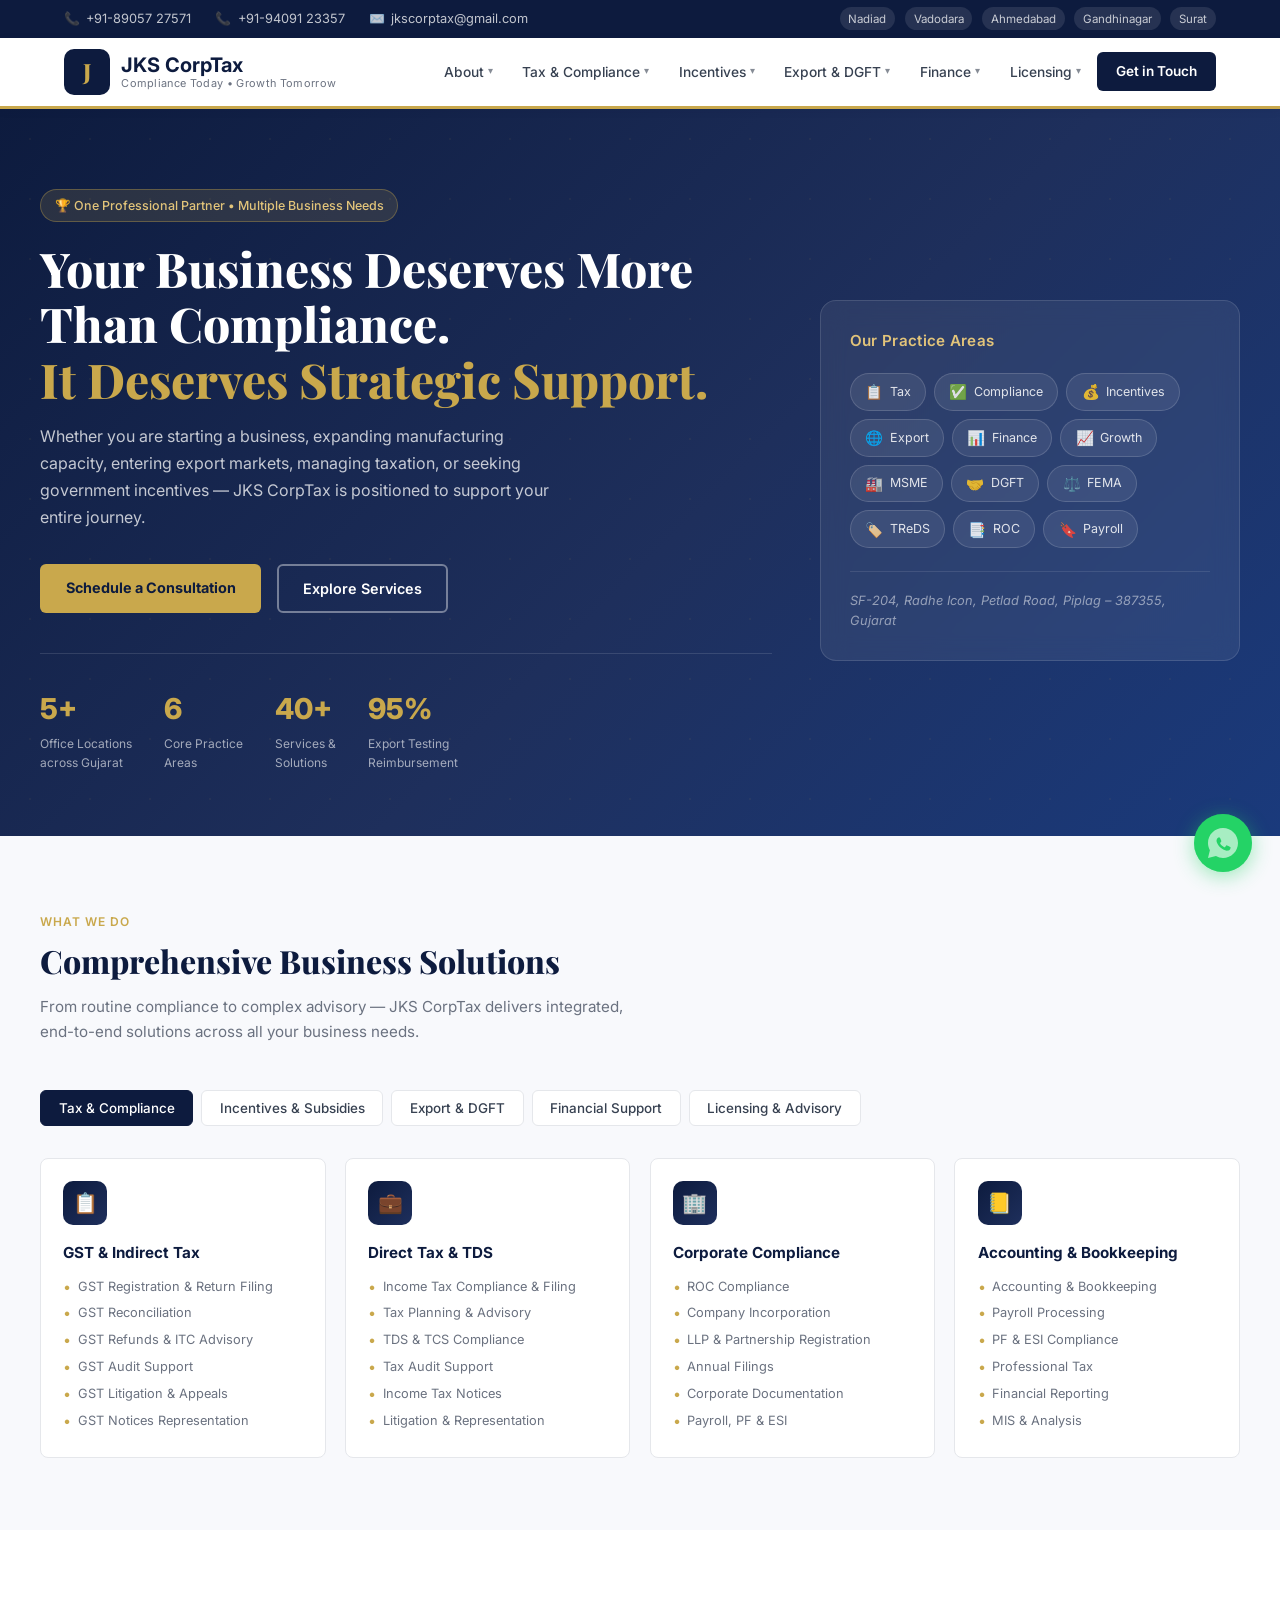
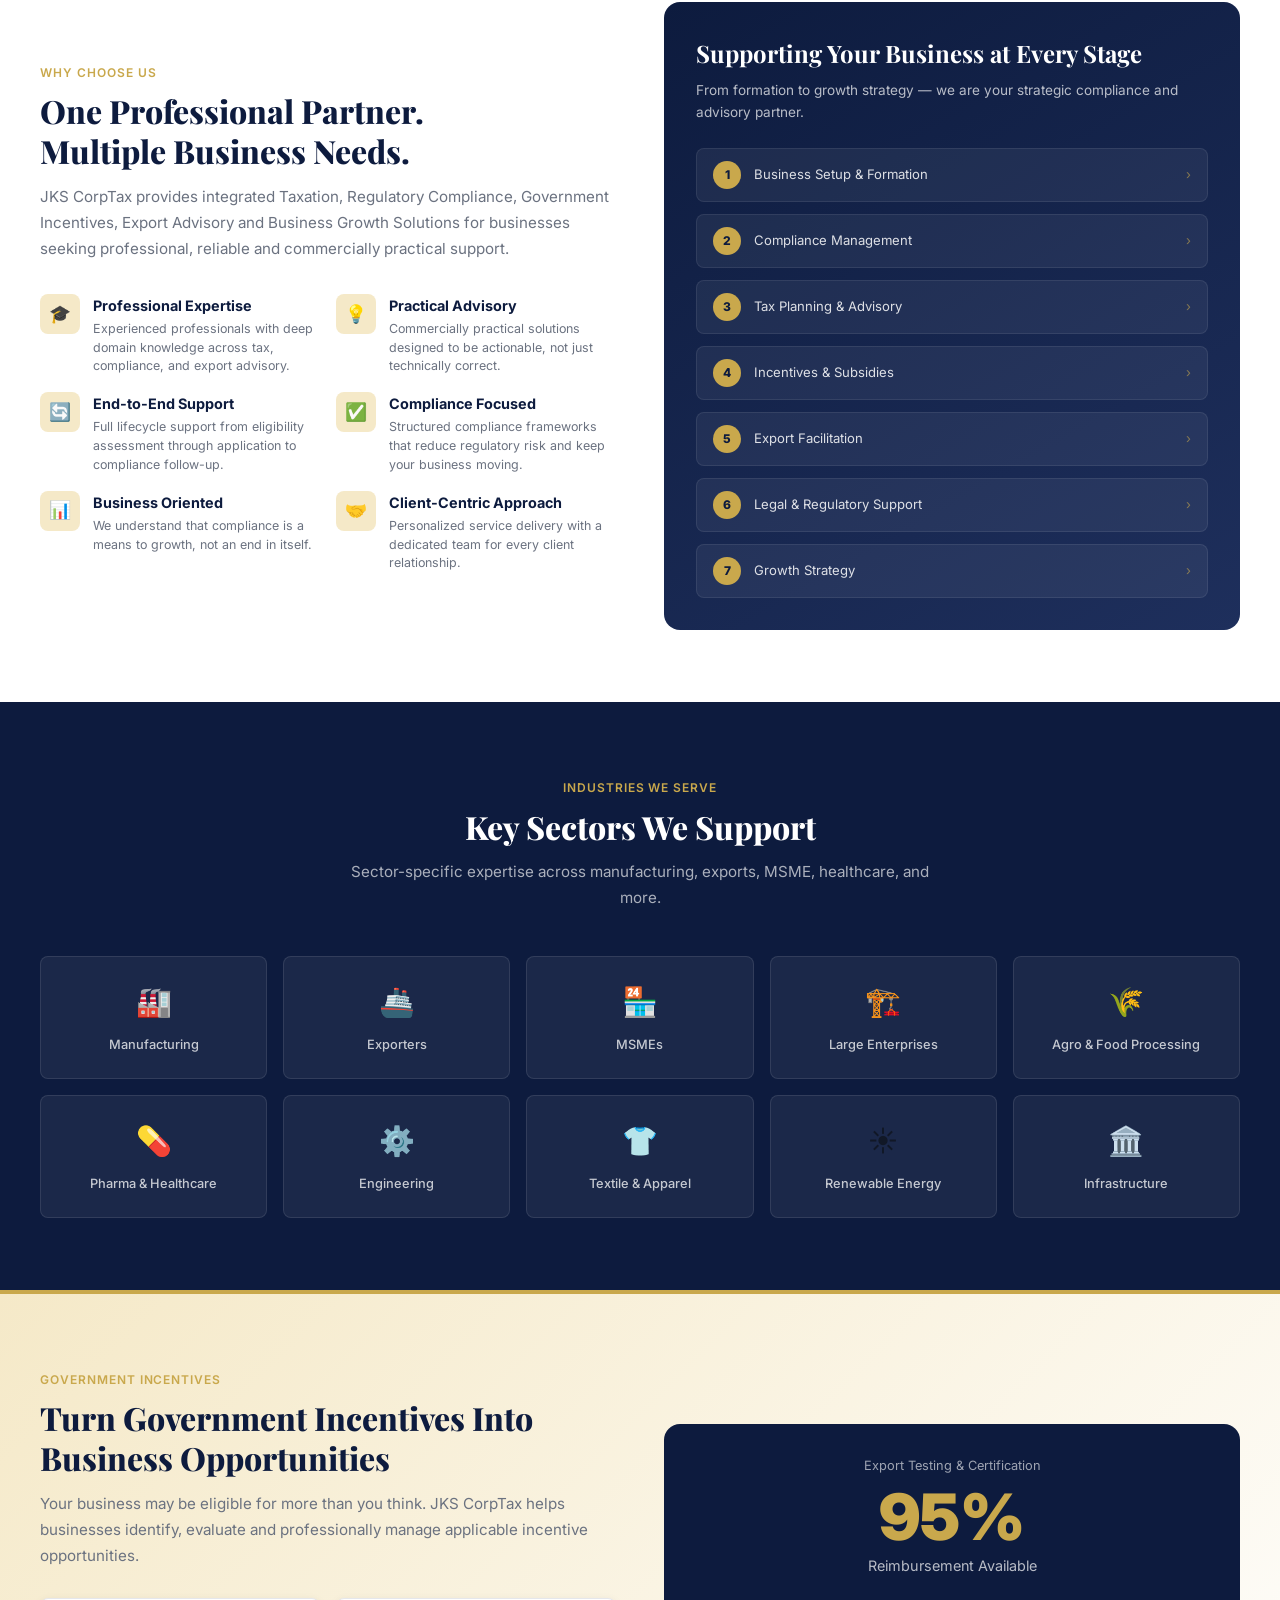
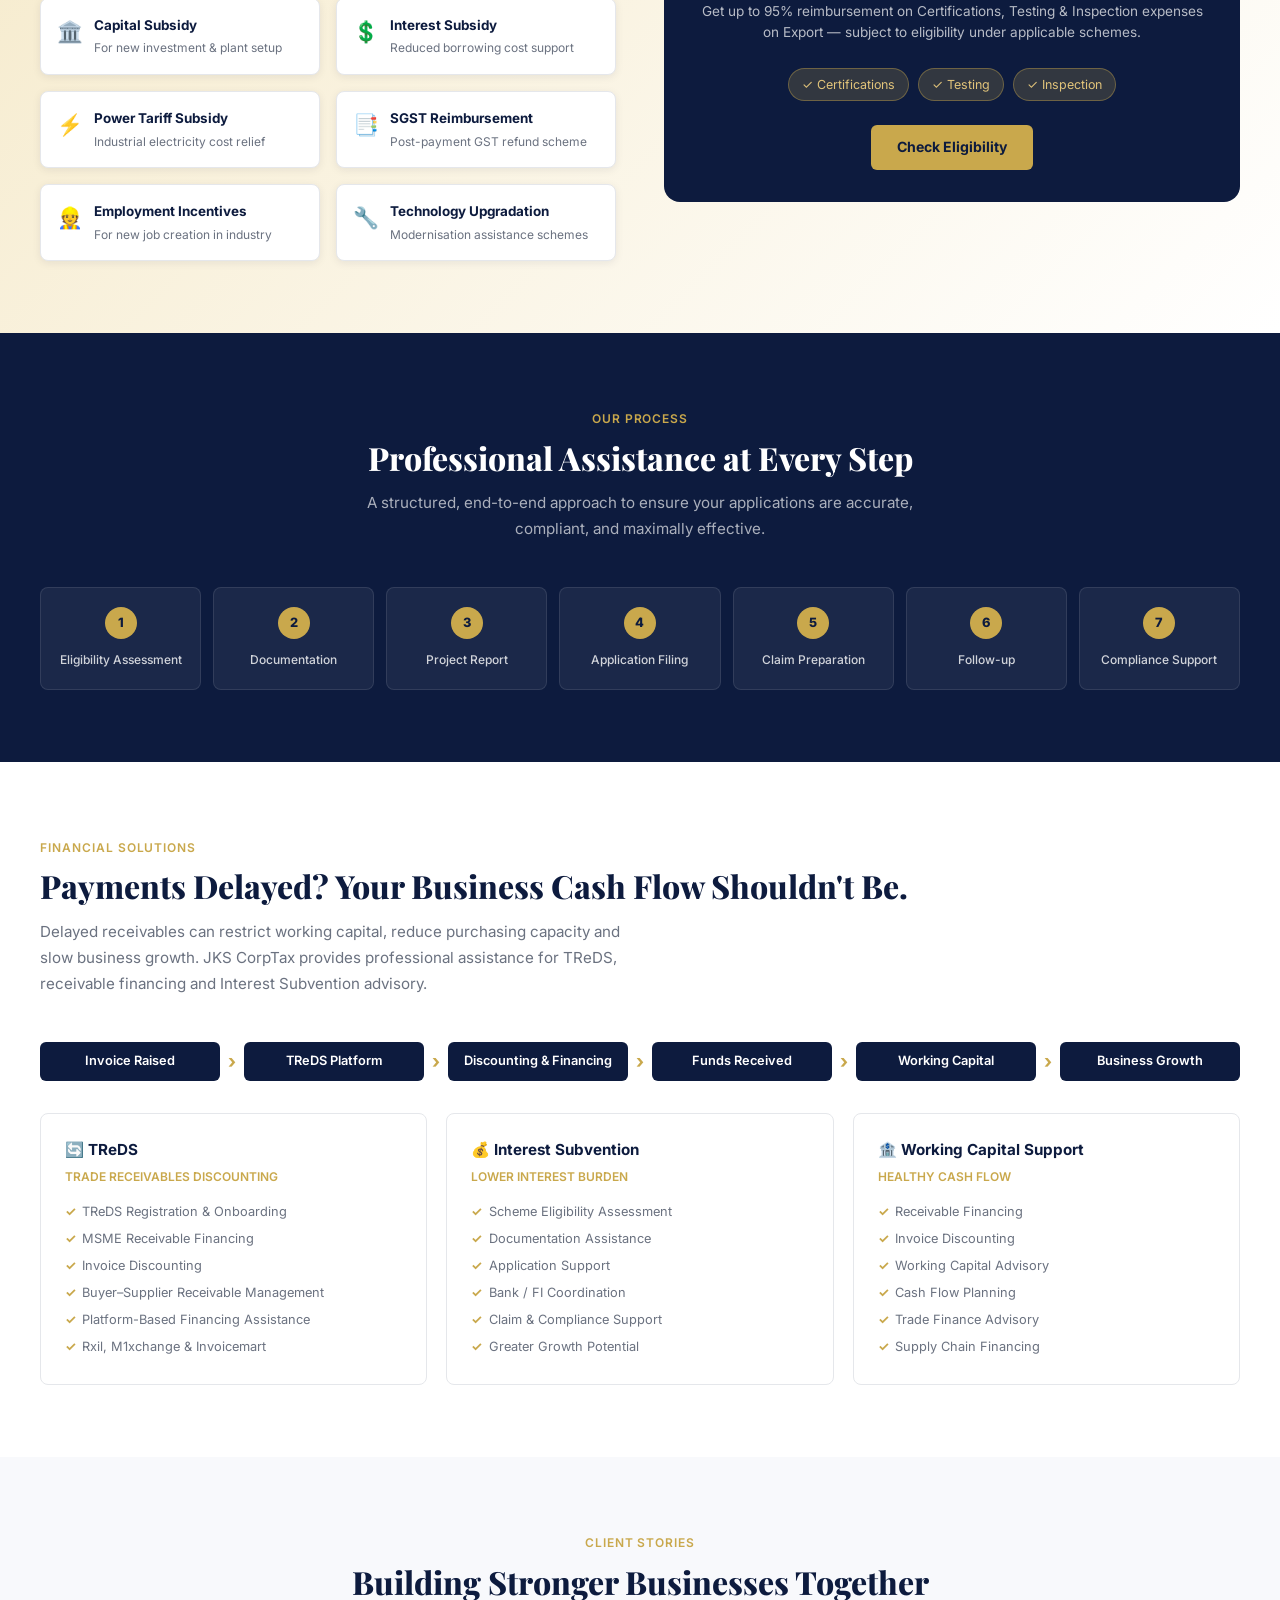
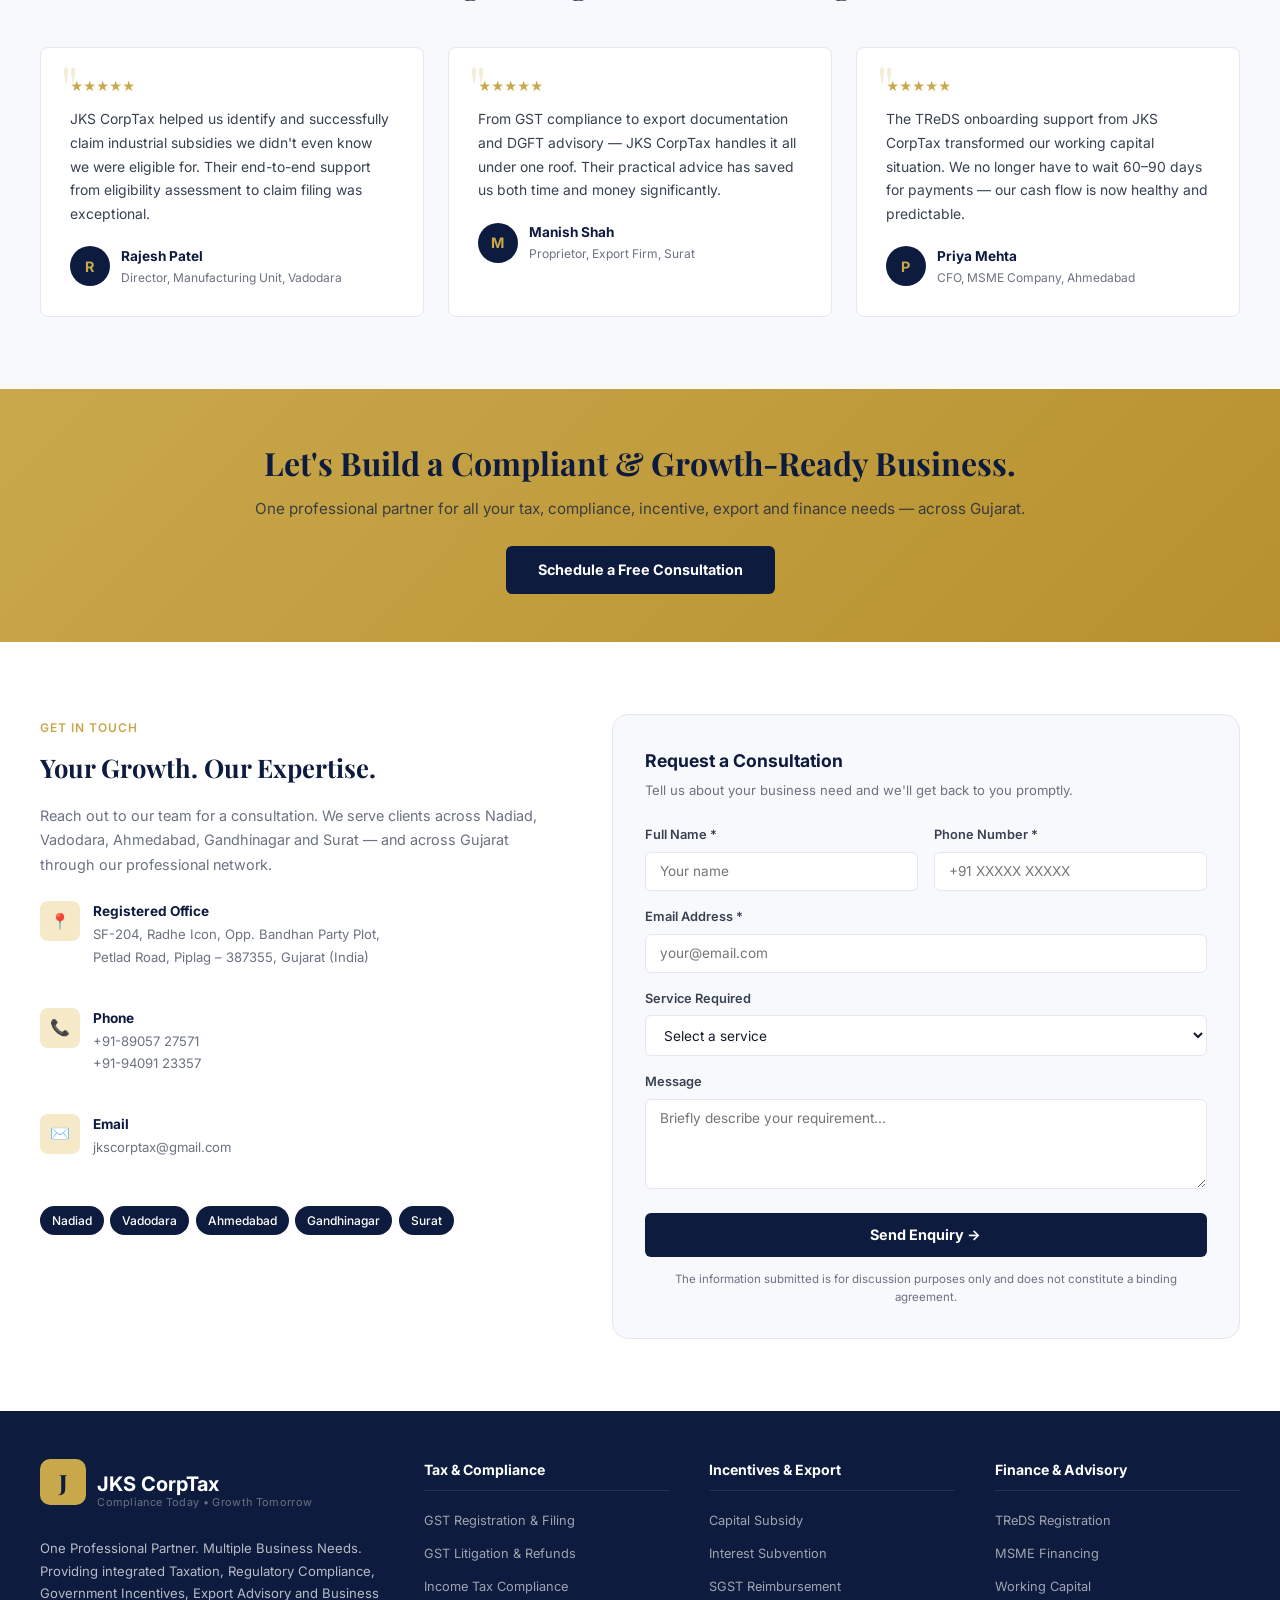
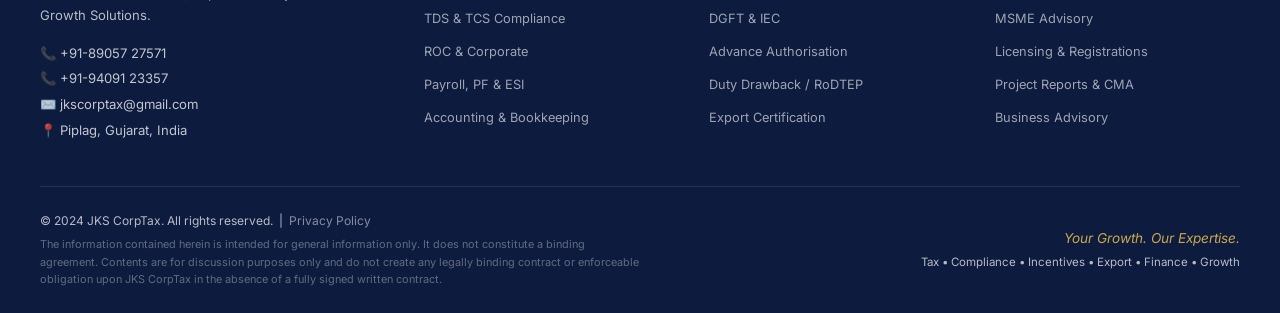
<file: index.html>
<!DOCTYPE html>
<html lang="en">
<head>
  <meta charset="UTF-8">
  <meta name="viewport" content="width=device-width, initial-scale=1.0, viewport-fit=cover">
  <meta name="description" content="JKS CorpTax – Your trusted partner for Tax, GST, Compliance, Government Incentives, Export Advisory and Business Growth Solutions in Gujarat.">
  <meta name="keywords" content="GST, Income Tax, TDS, ROC Compliance, DGFT, Export Advisory, Industrial Subsidies, TReDS, MSME, Ahmedabad, Gujarat">
  <meta name="author" content="JKS CorpTax">

  <!-- Open Graph -->
  <meta property="og:title" content="JKS CorpTax – Compliance Today. Growth Tomorrow.">
  <meta property="og:description" content="One Professional Partner. Multiple Business Needs. Tax, Compliance, Incentives, Export, Finance & Growth.">
  <meta property="og:type" content="website">

  <title>JKS CorpTax – Compliance Today. Growth Tomorrow.</title>

  <!-- Google Fonts -->
  <link rel="preconnect" href="https://fonts.googleapis.com">
  <link rel="preconnect" href="https://fonts.gstatic.com" crossorigin>
  <link href="https://fonts.googleapis.com/css2?family=Inter:wght@300;400;500;600;700&family=Playfair+Display:wght@700;800&display=swap" rel="stylesheet">

  <!-- Main Stylesheet -->
  <link rel="stylesheet" href="css/style.css">
</head>
<body>

<!-- TOP BAR -->
<div class="topbar">
  <div class="topbar-inner">
    <div class="topbar-contact">
      <span>📞 <a href="tel:+918905727571">+91-89057 27571</a></span>
      <span>📞 <a href="tel:+919409123357">+91-94091 23357</a></span>
      <span>✉️ <a href="mailto:jkscorptax@gmail.com">jkscorptax@gmail.com</a></span>
    </div>
    <div class="topbar-cities">
      <span>Nadiad</span><span>Vadodara</span><span>Ahmedabad</span><span>Gandhinagar</span><span>Surat</span>
    </div>
  </div>
</div>

<!-- HEADER -->
<header>
  <div class="header-inner">
    <a href="#" class="logo">
      <div class="logo-badge">J</div>
      <div class="logo-text">
        <div class="brand">JKS CorpTax</div>
        <div class="tagline">Compliance Today &bull; Growth Tomorrow</div>
      </div>
    </a>
    <nav>
      <div class="nav-item">
        <span class="nav-link">About <span class="arrow">▾</span></span>
        <div class="dropdown">
          <a href="#">Our Story</a>
          <a href="#">Why JKS CorpTax?</a>
          <a href="#">Our Approach</a>
          <a href="#">Offices & Locations</a>
        </div>
      </div>
      <div class="nav-item">
        <span class="nav-link">Tax & Compliance <span class="arrow">▾</span></span>
        <div class="dropdown">
          <a href="#">GST & Indirect Tax</a>
          <a href="#">GST Litigation & Refunds</a>
          <a href="#">Income Tax & TDS</a>
          <a href="#">TDS / TCS Compliance</a>
          <a href="#">Payroll, PF & ESI</a>
          <div class="dropdown-divider"></div>
          <a href="#">ROC & Corporate Compliance</a>
          <a href="#">Company Incorporation</a>
          <a href="#">LLP Registration</a>
          <a href="#">Accounting & Bookkeeping</a>
        </div>
      </div>
      <div class="nav-item">
        <span class="nav-link">Incentives <span class="arrow">▾</span></span>
        <div class="dropdown">
          <a href="#">Capital Subsidy</a>
          <a href="#">Interest Subsidy / Subvention</a>
          <a href="#">SGST Reimbursement</a>
          <a href="#">Power Tariff Subsidy</a>
          <a href="#">Employment Incentives</a>
          <a href="#">MSME Incentives</a>
          <a href="#">Industrial Policy Incentives</a>
          <a href="#">Project Reports & CMA Data</a>
        </div>
      </div>
      <div class="nav-item">
        <span class="nav-link">Export & DGFT <span class="arrow">▾</span></span>
        <div class="dropdown">
          <a href="#">Import Export Code (IEC)</a>
          <a href="#">DGFT Advisory</a>
          <a href="#">Advance Authorisation / EPCG</a>
          <a href="#">SEZ & EOU Compliance</a>
          <a href="#">ICEGATE & RCMC</a>
          <a href="#">Customs Advisory</a>
          <a href="#">FEMA & RBI Compliance</a>
          <a href="#">Duty Drawback / RoDTEP</a>
          <div class="dropdown-divider"></div>
          <a href="#">Export Certification & Testing <span class="new-badge">NEW</span></a>
        </div>
      </div>
      <div class="nav-item">
        <span class="nav-link">Finance <span class="arrow">▾</span></span>
        <div class="dropdown">
          <a href="#">TReDS Registration & Advisory</a>
          <a href="#">MSME Receivable Financing</a>
          <a href="#">Invoice Discounting</a>
          <a href="#">Working Capital Advisory</a>
          <a href="#">Interest Subvention</a>
          <a href="#">Supply Chain Financing</a>
        </div>
      </div>
      <div class="nav-item">
        <span class="nav-link">Licensing <span class="arrow">▾</span></span>
        <div class="dropdown">
          <a href="#">MSME Advisory</a>
          <a href="#">FSSAI & Trade Licences</a>
          <a href="#">Shop & Establishment</a>
          <a href="#">ISO Certification</a>
          <a href="#">Trademark / Patent / Copyright</a>
          <a href="#">GEM Registration</a>
          <a href="#">Professional Tax</a>
        </div>
      </div>
      <a href="#contact" class="header-cta">Get in Touch</a>
    </nav>
    <button class="mobile-toggle" onclick="document.getElementById('mobileNav').classList.toggle('open')" aria-label="Menu">
      <svg width="24" height="24" fill="none" stroke="currentColor" stroke-width="2"><line x1="3" y1="6" x2="21" y2="6"/><line x1="3" y1="12" x2="21" y2="12"/><line x1="3" y1="18" x2="21" y2="18"/></svg>
    </button>
  </div>
  <div class="mobile-nav" id="mobileNav">
    <span class="mobile-section-head">Tax & Compliance</span>
    <a href="#">GST & Indirect Tax</a>
    <a href="#">Income Tax & TDS</a>
    <a href="#">ROC & Corporate</a>
    <span class="mobile-section-head">Incentives</span>
    <a href="#">Capital & Interest Subsidy</a>
    <a href="#">Industrial Incentives</a>
    <span class="mobile-section-head">Export & Finance</span>
    <a href="#">DGFT & Export Advisory</a>
    <a href="#">TReDS & Working Capital</a>
    <a href="#contact" class="btn-gold" style="text-align:center;margin-top:.5rem;border-radius:6px;padding:.65rem;display:block;background:var(--navy);color:#fff;font-weight:700;">Get in Touch</a>
  </div>
</header>

<!-- HERO -->
<section class="hero">
  <div class="hero-inner">
    <div class="hero-left">
      <div class="hero-badge">🏆 One Professional Partner &bull; Multiple Business Needs</div>
      <h1>Your Business Deserves More Than Compliance.<br><em>It Deserves Strategic Support.</em></h1>
      <p class="hero-sub">Whether you are starting a business, expanding manufacturing capacity, entering export markets, managing taxation, or seeking government incentives — JKS CorpTax is positioned to support your entire journey.</p>
      <div class="hero-actions">
        <a href="#contact" class="btn-gold">Schedule a Consultation</a>
        <a href="#services" class="btn-outline">Explore Services</a>
      </div>
      <div class="hero-stats">
        <div class="hero-stat"><div class="num">5+</div><div class="lbl">Office Locations<br>across Gujarat</div></div>
        <div class="hero-stat"><div class="num">6</div><div class="lbl">Core Practice<br>Areas</div></div>
        <div class="hero-stat"><div class="num">40+</div><div class="lbl">Services &<br>Solutions</div></div>
        <div class="hero-stat"><div class="num">95%</div><div class="lbl">Export Testing<br>Reimbursement</div></div>
      </div>
    </div>
    <div class="hero-card">
      <h3>Our Practice Areas</h3>
      <div class="service-pills">
        <div class="pill"><span class="pill-icon">📋</span> Tax</div>
        <div class="pill"><span class="pill-icon">✅</span> Compliance</div>
        <div class="pill"><span class="pill-icon">💰</span> Incentives</div>
        <div class="pill"><span class="pill-icon">🌐</span> Export</div>
        <div class="pill"><span class="pill-icon">📊</span> Finance</div>
        <div class="pill"><span class="pill-icon">📈</span> Growth</div>
        <div class="pill"><span class="pill-icon">🏭</span> MSME</div>
        <div class="pill"><span class="pill-icon">🤝</span> DGFT</div>
        <div class="pill"><span class="pill-icon">⚖️</span> FEMA</div>
        <div class="pill"><span class="pill-icon">🏷️</span> TReDS</div>
        <div class="pill"><span class="pill-icon">📑</span> ROC</div>
        <div class="pill"><span class="pill-icon">🔖</span> Payroll</div>
      </div>
      <p class="hero-card-tagline">SF-204, Radhe Icon, Petlad Road, Piplag – 387355, Gujarat</p>
    </div>
  </div>
</section>

<!-- SERVICES SECTION -->
<section class="services-section" id="services">
  <div class="section-inner">
    <div class="section-header">
      <span class="section-label">What We Do</span>
      <h2 class="section-title">Comprehensive Business Solutions</h2>
      <p class="section-sub">From routine compliance to complex advisory — JKS CorpTax delivers integrated, end-to-end solutions across all your business needs.</p>
    </div>
    <div class="services-tabs">
      <button class="tab-btn active" onclick="showTab('tax', this)">Tax & Compliance</button>
      <button class="tab-btn" onclick="showTab('incentives', this)">Incentives & Subsidies</button>
      <button class="tab-btn" onclick="showTab('export', this)">Export & DGFT</button>
      <button class="tab-btn" onclick="showTab('finance', this)">Financial Support</button>
      <button class="tab-btn" onclick="showTab('licensing', this)">Licensing & Advisory</button>
    </div>

    <div class="tab-panel active" id="tab-tax">
      <div class="services-grid">
        <div class="service-card">
          <div class="service-card-icon">📋</div>
          <h4>GST & Indirect Tax</h4>
          <ul>
            <li>GST Registration & Return Filing</li>
            <li>GST Reconciliation</li>
            <li>GST Refunds & ITC Advisory</li>
            <li>GST Audit Support</li>
            <li>GST Litigation & Appeals</li>
            <li>GST Notices Representation</li>
          </ul>
        </div>
        <div class="service-card">
          <div class="service-card-icon">💼</div>
          <h4>Direct Tax & TDS</h4>
          <ul>
            <li>Income Tax Compliance & Filing</li>
            <li>Tax Planning & Advisory</li>
            <li>TDS & TCS Compliance</li>
            <li>Tax Audit Support</li>
            <li>Income Tax Notices</li>
            <li>Litigation & Representation</li>
          </ul>
        </div>
        <div class="service-card">
          <div class="service-card-icon">🏢</div>
          <h4>Corporate Compliance</h4>
          <ul>
            <li>ROC Compliance</li>
            <li>Company Incorporation</li>
            <li>LLP & Partnership Registration</li>
            <li>Annual Filings</li>
            <li>Corporate Documentation</li>
            <li>Payroll, PF & ESI</li>
          </ul>
        </div>
        <div class="service-card">
          <div class="service-card-icon">📒</div>
          <h4>Accounting & Bookkeeping</h4>
          <ul>
            <li>Accounting & Bookkeeping</li>
            <li>Payroll Processing</li>
            <li>PF & ESI Compliance</li>
            <li>Professional Tax</li>
            <li>Financial Reporting</li>
            <li>MIS & Analysis</li>
          </ul>
        </div>
      </div>
    </div>

    <div class="tab-panel" id="tab-incentives">
      <div class="services-grid">
        <div class="service-card">
          <div class="service-card-icon">🏭</div>
          <h4>Capital & Interest Subsidies</h4>
          <ul>
            <li>Capital Subsidy</li>
            <li>Interest Subsidy</li>
            <li>Interest Subvention</li>
            <li>Power Tariff Subsidy</li>
            <li>SGST Reimbursement</li>
          </ul>
        </div>
        <div class="service-card">
          <div class="service-card-icon">👥</div>
          <h4>Employment & MSME</h4>
          <ul>
            <li>Employment Incentives</li>
            <li>MSME Incentives</li>
            <li>Technology Upgradation Assistance</li>
            <li>Investment Promotion Benefits</li>
            <li>Industrial Policy Incentives</li>
          </ul>
        </div>
        <div class="service-card">
          <div class="service-card-icon">📊</div>
          <h4>Project Reports & Advisory</h4>
          <ul>
            <li>Project Reports & CMA Data</li>
            <li>Eligibility Assessment</li>
            <li>Documentation Support</li>
            <li>Application & Claim Preparation</li>
            <li>Compliance Support</li>
          </ul>
        </div>
        <div class="service-card">
          <div class="service-card-icon">🎯</div>
          <h4>Business Growth Advisory</h4>
          <ul>
            <li>Business & Financial Advisory</li>
            <li>Investment Planning</li>
            <li>Expansion Support</li>
            <li>Modernisation Advisory</li>
            <li>Sustainable Growth Strategy</li>
          </ul>
        </div>
      </div>
    </div>

    <div class="tab-panel" id="tab-export">
      <div class="services-grid">
        <div class="service-card">
          <div class="service-card-icon">🌐</div>
          <h4>DGFT & Export Services</h4>
          <ul>
            <li>Import Export Code (IEC)</li>
            <li>DGFT Advisory</li>
            <li>Advance Authorisation</li>
            <li>EPCG Scheme</li>
            <li>SEZ & EOU Compliance</li>
          </ul>
        </div>
        <div class="service-card">
          <div class="service-card-icon">🚢</div>
          <h4>Customs & Trade</h4>
          <ul>
            <li>ICEGATE & RCMC</li>
            <li>Customs Advisory</li>
            <li>Export Documentation</li>
            <li>Trade Facilitation Support</li>
            <li>Post-Export Compliance</li>
          </ul>
        </div>
        <div class="service-card">
          <div class="service-card-icon">💱</div>
          <h4>FEMA & Export Incentives</h4>
          <ul>
            <li>FEMA & RBI Compliance</li>
            <li>Export Incentive Advisory</li>
            <li>Duty Drawback</li>
            <li>RoDTEP / RoSCTL</li>
            <li>TEMA & RBI Compliance</li>
          </ul>
        </div>
        <div class="service-card" style="border-color:var(--gold);">
          <div class="service-card-icon" style="background:linear-gradient(135deg,var(--gold),#b8912e);">🧪</div>
          <h4>Export Certification <span class="new-badge">NEW</span></h4>
          <ul>
            <li>Up to 95% reimbursement</li>
            <li>Export Certifications</li>
            <li>Testing & Inspection</li>
            <li>Eligibility Assessment</li>
            <li>Application & Claim Support</li>
          </ul>
        </div>
      </div>
    </div>

    <div class="tab-panel" id="tab-finance">
      <div class="services-grid">
        <div class="service-card">
          <div class="service-card-icon">🔄</div>
          <h4>TReDS</h4>
          <ul>
            <li>TReDS Registration & Onboarding</li>
            <li>MSME Receivable Financing</li>
            <li>Invoice Discounting</li>
            <li>Buyer–Supplier Receivable Management</li>
            <li>Platform-Based Financing (Rxil, M1xchange, Invoicemart)</li>
          </ul>
        </div>
        <div class="service-card">
          <div class="service-card-icon">💹</div>
          <h4>Working Capital Support</h4>
          <ul>
            <li>Receivable Financing</li>
            <li>Invoice Discounting</li>
            <li>Working Capital Advisory</li>
            <li>Cash Flow Planning</li>
            <li>Trade Finance Advisory</li>
          </ul>
        </div>
        <div class="service-card">
          <div class="service-card-icon">💰</div>
          <h4>Interest Subvention</h4>
          <ul>
            <li>Scheme Eligibility Assessment</li>
            <li>Documentation</li>
            <li>Application Support</li>
            <li>Bank / FI Coordination</li>
            <li>Claim & Compliance Support</li>
          </ul>
        </div>
        <div class="service-card">
          <div class="service-card-icon">🏗️</div>
          <h4>Supply Chain Finance</h4>
          <ul>
            <li>Supply Chain Financing</li>
            <li>MSME Receivable Financing</li>
            <li>Vendor Finance</li>
            <li>Working Capital Solutions</li>
            <li>Financial Institution Liaison</li>
          </ul>
        </div>
      </div>
    </div>

    <div class="tab-panel" id="tab-licensing">
      <div class="services-grid">
        <div class="service-card">
          <div class="service-card-icon">🏷️</div>
          <h4>Licensing & Registrations</h4>
          <ul>
            <li>FSSAI, Trade & Factory Licences</li>
            <li>Shop & Establishment Registration</li>
            <li>GEM Registration</li>
            <li>ISO Certification</li>
            <li>Trademark / Patent / Copyright</li>
            <li>Professional Tax</li>
          </ul>
        </div>
        <div class="service-card">
          <div class="service-card-icon">🔬</div>
          <h4>MSME Advisory</h4>
          <ul>
            <li>MSME Registration</li>
            <li>MSME Compliance</li>
            <li>MSME Receivable Financing</li>
            <li>MSME Incentive Advisory</li>
            <li>Technology Upgradation</li>
          </ul>
        </div>
        <div class="service-card">
          <div class="service-card-icon">📈</div>
          <h4>Business & Financial Advisory</h4>
          <ul>
            <li>Business Setup & Formation</li>
            <li>Project Reports & CMA Data</li>
            <li>Business Structuring</li>
            <li>Financial Planning</li>
            <li>Growth Strategy</li>
          </ul>
        </div>
        <div class="service-card">
          <div class="service-card-icon">⚖️</div>
          <h4>Legal & Regulatory Support</h4>
          <ul>
            <li>Legal & Regulatory Advisory</li>
            <li>Compliance Management</li>
            <li>Litigation Support</li>
            <li>Regulatory Framework Review</li>
            <li>Documentation & Reconciliation</li>
          </ul>
        </div>
      </div>
    </div>
  </div>
</section>

<!-- WHY JKS CORPTAX -->
<section class="why-section" id="about">
  <div class="section-inner">
    <div class="why-grid">
      <div class="why-content">
        <span class="section-label">Why Choose Us</span>
        <h2 class="section-title">One Professional Partner.<br>Multiple Business Needs.</h2>
        <p class="section-sub">JKS CorpTax provides integrated Taxation, Regulatory Compliance, Government Incentives, Export Advisory and Business Growth Solutions for businesses seeking professional, reliable and commercially practical support.</p>
        <div class="why-features">
          <div class="why-feature">
            <div class="why-feature-icon">🎓</div>
            <div>
              <h5>Professional Expertise</h5>
              <p>Experienced professionals with deep domain knowledge across tax, compliance, and export advisory.</p>
            </div>
          </div>
          <div class="why-feature">
            <div class="why-feature-icon">💡</div>
            <div>
              <h5>Practical Advisory</h5>
              <p>Commercially practical solutions designed to be actionable, not just technically correct.</p>
            </div>
          </div>
          <div class="why-feature">
            <div class="why-feature-icon">🔄</div>
            <div>
              <h5>End-to-End Support</h5>
              <p>Full lifecycle support from eligibility assessment through application to compliance follow-up.</p>
            </div>
          </div>
          <div class="why-feature">
            <div class="why-feature-icon">✅</div>
            <div>
              <h5>Compliance Focused</h5>
              <p>Structured compliance frameworks that reduce regulatory risk and keep your business moving.</p>
            </div>
          </div>
          <div class="why-feature">
            <div class="why-feature-icon">📊</div>
            <div>
              <h5>Business Oriented</h5>
              <p>We understand that compliance is a means to growth, not an end in itself.</p>
            </div>
          </div>
          <div class="why-feature">
            <div class="why-feature-icon">🤝</div>
            <div>
              <h5>Client-Centric Approach</h5>
              <p>Personalized service delivery with a dedicated team for every client relationship.</p>
            </div>
          </div>
        </div>
      </div>
      <div class="why-visual">
        <h3>Supporting Your Business at Every Stage</h3>
        <p>From formation to growth strategy — we are your strategic compliance and advisory partner.</p>
        <div class="journey-steps">
          <div class="journey-step"><span class="step-num">1</span><span class="step-text">Business Setup & Formation</span><span class="step-arrow">›</span></div>
          <div class="journey-step"><span class="step-num">2</span><span class="step-text">Compliance Management</span><span class="step-arrow">›</span></div>
          <div class="journey-step"><span class="step-num">3</span><span class="step-text">Tax Planning & Advisory</span><span class="step-arrow">›</span></div>
          <div class="journey-step"><span class="step-num">4</span><span class="step-text">Incentives & Subsidies</span><span class="step-arrow">›</span></div>
          <div class="journey-step"><span class="step-num">5</span><span class="step-text">Export Facilitation</span><span class="step-arrow">›</span></div>
          <div class="journey-step"><span class="step-num">6</span><span class="step-text">Legal & Regulatory Support</span><span class="step-arrow">›</span></div>
          <div class="journey-step"><span class="step-num">7</span><span class="step-text">Growth Strategy</span><span class="step-arrow">›</span></div>
        </div>
      </div>
    </div>
  </div>
</section>

<!-- KEY SECTORS -->
<section class="sectors-section">
  <div class="section-inner">
    <div class="section-header center">
      <span class="section-label">Industries We Serve</span>
      <h2 class="section-title">Key Sectors We Support</h2>
      <p class="section-sub" style="color:rgba(255,255,255,.65)">Sector-specific expertise across manufacturing, exports, MSME, healthcare, and more.</p>
    </div>
    <div class="sectors-grid">
      <div class="sector-card"><div class="sector-icon">🏭</div><p>Manufacturing</p></div>
      <div class="sector-card"><div class="sector-icon">🚢</div><p>Exporters</p></div>
      <div class="sector-card"><div class="sector-icon">🏪</div><p>MSMEs</p></div>
      <div class="sector-card"><div class="sector-icon">🏗️</div><p>Large Enterprises</p></div>
      <div class="sector-card"><div class="sector-icon">🌾</div><p>Agro & Food Processing</p></div>
      <div class="sector-card"><div class="sector-icon">💊</div><p>Pharma & Healthcare</p></div>
      <div class="sector-card"><div class="sector-icon">⚙️</div><p>Engineering</p></div>
      <div class="sector-card"><div class="sector-icon">👕</div><p>Textile & Apparel</p></div>
      <div class="sector-card"><div class="sector-icon">☀️</div><p>Renewable Energy</p></div>
      <div class="sector-card"><div class="sector-icon">🏛️</div><p>Infrastructure</p></div>
    </div>
  </div>
</section>

<!-- INCENTIVES HIGHLIGHT -->
<section class="incentives-section">
  <div class="section-inner">
    <div class="incentives-grid">
      <div>
        <span class="section-label">Government Incentives</span>
        <h2 class="section-title">Turn Government Incentives Into Business Opportunities</h2>
        <p class="section-sub" style="margin-bottom:1.8rem;">Your business may be eligible for more than you think. JKS CorpTax helps businesses identify, evaluate and professionally manage applicable incentive opportunities.</p>
        <div class="incentives-list">
          <div class="incentive-item"><div class="incentive-item-icon">🏛️</div><div><h5>Capital Subsidy</h5><p>For new investment & plant setup</p></div></div>
          <div class="incentive-item"><div class="incentive-item-icon">💲</div><div><h5>Interest Subsidy</h5><p>Reduced borrowing cost support</p></div></div>
          <div class="incentive-item"><div class="incentive-item-icon">⚡</div><div><h5>Power Tariff Subsidy</h5><p>Industrial electricity cost relief</p></div></div>
          <div class="incentive-item"><div class="incentive-item-icon">📑</div><div><h5>SGST Reimbursement</h5><p>Post-payment GST refund scheme</p></div></div>
          <div class="incentive-item"><div class="incentive-item-icon">👷</div><div><h5>Employment Incentives</h5><p>For new job creation in industry</p></div></div>
          <div class="incentive-item"><div class="incentive-item-icon">🔧</div><div><h5>Technology Upgradation</h5><p>Modernisation assistance schemes</p></div></div>
        </div>
      </div>
      <div class="incentive-highlight">
        <p style="color:rgba(255,255,255,.6);font-size:.8rem;margin-bottom:.5rem;">Export Testing & Certification</p>
        <div class="big">95%</div>
        <div class="big-sub">Reimbursement Available</div>
        <p>Get up to 95% reimbursement on Certifications, Testing & Inspection expenses on Export — subject to eligibility under applicable schemes.</p>
        <div style="margin-top:1.5rem;display:flex;gap:.6rem;justify-content:center;flex-wrap:wrap;">
          <span style="background:rgba(201,168,76,.2);border:1px solid rgba(201,168,76,.4);color:var(--gold-light);padding:.35rem .8rem;border-radius:20px;font-size:.78rem;">✓ Certifications</span>
          <span style="background:rgba(201,168,76,.2);border:1px solid rgba(201,168,76,.4);color:var(--gold-light);padding:.35rem .8rem;border-radius:20px;font-size:.78rem;">✓ Testing</span>
          <span style="background:rgba(201,168,76,.2);border:1px solid rgba(201,168,76,.4);color:var(--gold-light);padding:.35rem .8rem;border-radius:20px;font-size:.78rem;">✓ Inspection</span>
        </div>
        <a href="#contact" class="btn-gold" style="display:inline-block;margin-top:1.5rem;background:var(--gold);color:var(--navy);padding:.7rem 1.6rem;border-radius:6px;font-weight:700;font-size:.88rem;">Check Eligibility</a>
      </div>
    </div>
  </div>
</section>

<!-- PROFESSIONAL PROCESS -->
<section class="process-section">
  <div class="section-inner">
    <div class="section-header center">
      <span class="section-label">Our Process</span>
      <h2 class="section-title">Professional Assistance at Every Step</h2>
      <p class="section-sub" style="color:rgba(255,255,255,.65);margin:0 auto;">A structured, end-to-end approach to ensure your applications are accurate, compliant, and maximally effective.</p>
    </div>
    <div class="process-steps">
      <div class="process-step"><div class="process-step-num">1</div><p>Eligibility Assessment</p></div>
      <div class="process-step"><div class="process-step-num">2</div><p>Documentation</p></div>
      <div class="process-step"><div class="process-step-num">3</div><p>Project Report</p></div>
      <div class="process-step"><div class="process-step-num">4</div><p>Application Filing</p></div>
      <div class="process-step"><div class="process-step-num">5</div><p>Claim Preparation</p></div>
      <div class="process-step"><div class="process-step-num">6</div><p>Follow-up</p></div>
      <div class="process-step"><div class="process-step-num">7</div><p>Compliance Support</p></div>
    </div>
  </div>
</section>

<!-- FINANCE / TReDS -->
<section class="finance-section" id="finance">
  <div class="section-inner">
    <div class="section-header">
      <span class="section-label">Financial Solutions</span>
      <h2 class="section-title">Payments Delayed? Your Business Cash Flow Shouldn't Be.</h2>
      <p class="section-sub">Delayed receivables can restrict working capital, reduce purchasing capacity and slow business growth. JKS CorpTax provides professional assistance for TReDS, receivable financing and Interest Subvention advisory.</p>
    </div>
    <div class="finance-flow">
      <div class="flow-step">Invoice Raised</div>
      <div class="flow-arrow">›</div>
      <div class="flow-step">TReDS Platform</div>
      <div class="flow-arrow">›</div>
      <div class="flow-step">Discounting & Financing</div>
      <div class="flow-arrow">›</div>
      <div class="flow-step">Funds Received</div>
      <div class="flow-arrow">›</div>
      <div class="flow-step">Working Capital</div>
      <div class="flow-arrow">›</div>
      <div class="flow-step">Business Growth</div>
    </div>
    <div class="finance-cards">
      <div class="finance-card">
        <h4>🔄 TReDS</h4>
        <div class="subtitle">TRADE RECEIVABLES DISCOUNTING</div>
        <ul>
          <li>TReDS Registration & Onboarding</li>
          <li>MSME Receivable Financing</li>
          <li>Invoice Discounting</li>
          <li>Buyer–Supplier Receivable Management</li>
          <li>Platform-Based Financing Assistance</li>
          <li>Rxil, M1xchange & Invoicemart</li>
        </ul>
      </div>
      <div class="finance-card">
        <h4>💰 Interest Subvention</h4>
        <div class="subtitle">LOWER INTEREST BURDEN</div>
        <ul>
          <li>Scheme Eligibility Assessment</li>
          <li>Documentation Assistance</li>
          <li>Application Support</li>
          <li>Bank / FI Coordination</li>
          <li>Claim & Compliance Support</li>
          <li>Greater Growth Potential</li>
        </ul>
      </div>
      <div class="finance-card">
        <h4>🏦 Working Capital Support</h4>
        <div class="subtitle">HEALTHY CASH FLOW</div>
        <ul>
          <li>Receivable Financing</li>
          <li>Invoice Discounting</li>
          <li>Working Capital Advisory</li>
          <li>Cash Flow Planning</li>
          <li>Trade Finance Advisory</li>
          <li>Supply Chain Financing</li>
        </ul>
      </div>
    </div>
  </div>
</section>

<!-- TESTIMONIALS -->
<section class="testimonials-section">
  <div class="section-inner">
    <div class="section-header center">
      <span class="section-label">Client Stories</span>
      <h2 class="section-title">Building Stronger Businesses Together</h2>
    </div>
    <div class="testimonials-grid">
      <div class="testimonial-card">
        <div class="stars">★★★★★</div>
        <p class="testimonial-text">JKS CorpTax helped us identify and successfully claim industrial subsidies we didn't even know we were eligible for. Their end-to-end support from eligibility assessment to claim filing was exceptional.</p>
        <div class="testimonial-author">
          <div class="author-avatar">R</div>
          <div><div class="author-name">Rajesh Patel</div><div class="author-role">Director, Manufacturing Unit, Vadodara</div></div>
        </div>
      </div>
      <div class="testimonial-card">
        <div class="stars">★★★★★</div>
        <p class="testimonial-text">From GST compliance to export documentation and DGFT advisory — JKS CorpTax handles it all under one roof. Their practical advice has saved us both time and money significantly.</p>
        <div class="testimonial-author">
          <div class="author-avatar">M</div>
          <div><div class="author-name">Manish Shah</div><div class="author-role">Proprietor, Export Firm, Surat</div></div>
        </div>
      </div>
      <div class="testimonial-card">
        <div class="stars">★★★★★</div>
        <p class="testimonial-text">The TReDS onboarding support from JKS CorpTax transformed our working capital situation. We no longer have to wait 60–90 days for payments — our cash flow is now healthy and predictable.</p>
        <div class="testimonial-author">
          <div class="author-avatar">P</div>
          <div><div class="author-name">Priya Mehta</div><div class="author-role">CFO, MSME Company, Ahmedabad</div></div>
        </div>
      </div>
    </div>
  </div>
</section>

<!-- CTA BANNER -->
<div class="cta-banner">
  <h2>Let's Build a Compliant &amp; Growth-Ready Business.</h2>
  <p>One professional partner for all your tax, compliance, incentive, export and finance needs — across Gujarat.</p>
  <a href="#contact" class="btn-navy">Schedule a Free Consultation</a>
</div>

<!-- CONTACT -->
<section class="contact-section" id="contact">
  <div class="section-inner">
    <div class="contact-grid">
      <div class="contact-info">
        <span class="section-label">Get in Touch</span>
        <h3>Your Growth. Our Expertise.</h3>
        <p>Reach out to our team for a consultation. We serve clients across Nadiad, Vadodara, Ahmedabad, Gandhinagar and Surat — and across Gujarat through our professional network.</p>
        <div class="contact-items">
          <div class="contact-item">
            <div class="contact-item-icon">📍</div>
            <div><h5>Registered Office</h5><p>SF-204, Radhe Icon, Opp. Bandhan Party Plot,<br>Petlad Road, Piplag – 387355, Gujarat (India)</p></div>
          </div>
          <div class="contact-item">
            <div class="contact-item-icon">📞</div>
            <div><h5>Phone</h5><p><a href="tel:+918905727571">+91-89057 27571</a><br><a href="tel:+919409123357">+91-94091 23357</a></p></div>
          </div>
          <div class="contact-item">
            <div class="contact-item-icon">✉️</div>
            <div><h5>Email</h5><p><a href="mailto:jkscorptax@gmail.com">jkscorptax@gmail.com</a></p></div>
          </div>
        </div>
        <div class="offices">
          <span class="office-tag">Nadiad</span>
          <span class="office-tag">Vadodara</span>
          <span class="office-tag">Ahmedabad</span>
          <span class="office-tag">Gandhinagar</span>
          <span class="office-tag">Surat</span>
        </div>
      </div>
      <div class="contact-form">
        <form id="contactForm" novalidate>
        <h4>Request a Consultation</h4>
        <p class="form-sub">Tell us about your business need and we'll get back to you promptly.</p>
        <div class="form-row">
          <div class="form-group"><label for="f-name">Full Name *</label><input id="f-name" type="text" placeholder="Your name" required></div>
          <div class="form-group"><label for="f-phone">Phone Number *</label><input id="f-phone" type="tel" placeholder="+91 XXXXX XXXXX" required></div>
        </div>
        <div class="form-group"><label for="f-email">Email Address *</label><input id="f-email" type="email" placeholder="your@email.com"></div>
        <div class="form-group">
          <label>Service Required</label>
          <select id="f-service">
            <option value="">Select a service</option>
            <option>GST & Indirect Tax</option>
            <option>Income Tax & TDS</option>
            <option>ROC & Corporate Compliance</option>
            <option>Industrial Subsidies & Incentives</option>
            <option>DGFT & Export Advisory</option>
            <option>TReDS & Working Capital</option>
            <option>Interest Subvention</option>
            <option>Licensing & Registrations</option>
            <option>MSME Advisory</option>
            <option>Project Reports & CMA Data</option>
            <option>Other</option>
          </select>
        </div>
        <div class="form-group"><label for="f-message">Message</label><textarea id="f-message" placeholder="Briefly describe your requirement..."></textarea></div>
        <button class="submit-btn" type="submit">Send Enquiry →</button>
        <p class="form-disclaimer">The information submitted is for discussion purposes only and does not constitute a binding agreement.</p>
      </form>
      </div>
    </div>
  </div>
</section>

<!-- FOOTER -->
<footer>
  <div class="footer-inner">
    <div class="footer-top">
      <div class="footer-brand">
        <div class="logo" style="margin-bottom:1rem;">
          <div class="logo-badge" style="background:var(--gold);color:var(--navy);">J</div>
          <div class="logo-text">
            <div class="brand" style="color:var(--white);">JKS CorpTax</div>
            <div class="tagline">Compliance Today &bull; Growth Tomorrow</div>
          </div>
        </div>
        <p>One Professional Partner. Multiple Business Needs. Providing integrated Taxation, Regulatory Compliance, Government Incentives, Export Advisory and Business Growth Solutions.</p>
        <div class="footer-contact">
          <a href="tel:+918905727571">📞 +91-89057 27571</a>
          <a href="tel:+919409123357">📞 +91-94091 23357</a>
          <a href="mailto:jkscorptax@gmail.com">✉️ jkscorptax@gmail.com</a>
          <a href="#">📍 Piplag, Gujarat, India</a>
        </div>
      </div>
      <div class="footer-col">
        <h5>Tax & Compliance</h5>
        <ul>
          <li><a href="#">GST Registration & Filing</a></li>
          <li><a href="#">GST Litigation & Refunds</a></li>
          <li><a href="#">Income Tax Compliance</a></li>
          <li><a href="#">TDS & TCS Compliance</a></li>
          <li><a href="#">ROC & Corporate</a></li>
          <li><a href="#">Payroll, PF & ESI</a></li>
          <li><a href="#">Accounting & Bookkeeping</a></li>
        </ul>
      </div>
      <div class="footer-col">
        <h5>Incentives & Export</h5>
        <ul>
          <li><a href="#">Capital Subsidy</a></li>
          <li><a href="#">Interest Subvention</a></li>
          <li><a href="#">SGST Reimbursement</a></li>
          <li><a href="#">DGFT & IEC</a></li>
          <li><a href="#">Advance Authorisation</a></li>
          <li><a href="#">Duty Drawback / RoDTEP</a></li>
          <li><a href="#">Export Certification</a></li>
        </ul>
      </div>
      <div class="footer-col">
        <h5>Finance & Advisory</h5>
        <ul>
          <li><a href="#">TReDS Registration</a></li>
          <li><a href="#">MSME Financing</a></li>
          <li><a href="#">Working Capital</a></li>
          <li><a href="#">MSME Advisory</a></li>
          <li><a href="#">Licensing & Registrations</a></li>
          <li><a href="#">Project Reports & CMA</a></li>
          <li><a href="#">Business Advisory</a></li>
        </ul>
      </div>
    </div>
    <div class="footer-bottom">
      <div>
        <p>© 2024 JKS CorpTax. All rights reserved. &nbsp;|&nbsp; <a href="#" style="color:rgba(255,255,255,.5)">Privacy Policy</a></p>
        <p class="disclaimer" style="margin-top:.4rem;">The information contained herein is intended for general information only. It does not constitute a binding agreement. Contents are for discussion purposes only and do not create any legally binding contract or enforceable obligation upon JKS CorpTax in the absence of a fully signed written contract.</p>
      </div>
      <div style="text-align:right;">
        <p style="color:var(--gold);font-style:italic;font-size:.85rem;">Your Growth. Our Expertise.</p>
        <p style="font-size:.72rem;margin-top:.25rem;">Tax • Compliance • Incentives • Export • Finance • Growth</p>
      </div>
    </div>
  </div>
</footer>

<!-- Main JS -->
<script src="js/main.js"></script>

<!-- WhatsApp Chat Widget -->
<script src="js/whatsapp.js"></script>

</body>
</html>
</file>
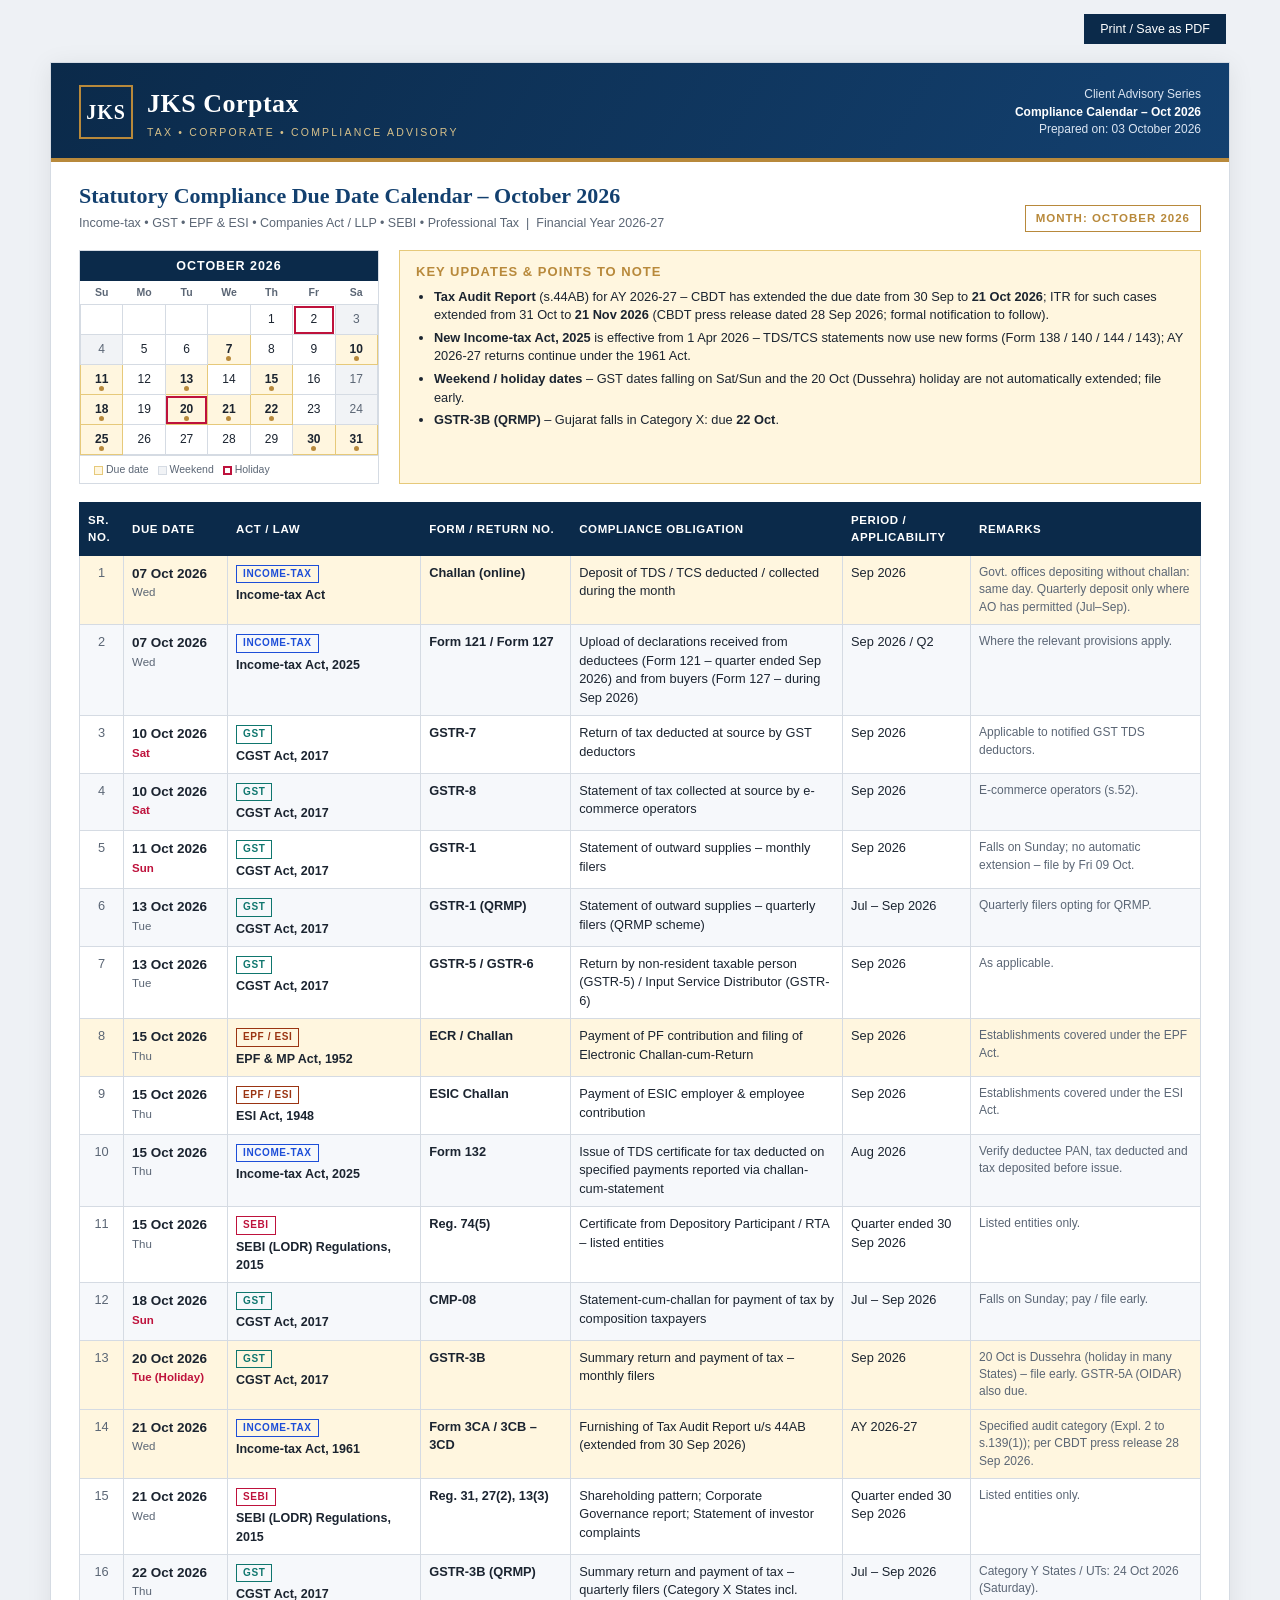
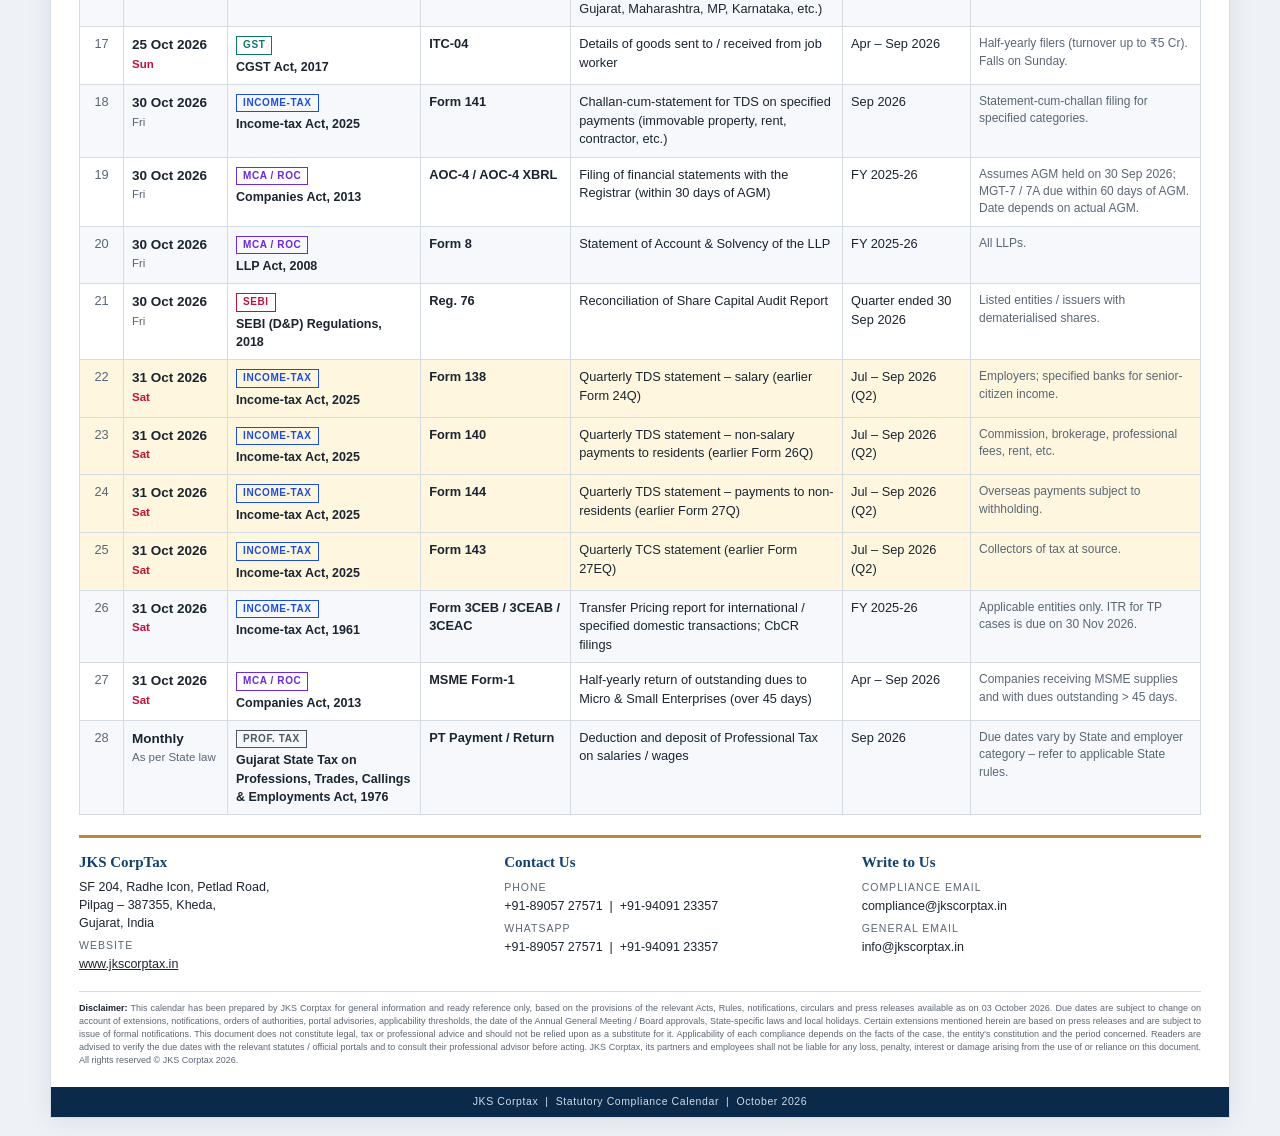
<file: compliance-calendar-oct-2026.html>
<!DOCTYPE html>
<html lang="en">
<head>
<meta charset="utf-8">
<meta name="viewport" content="width=device-width, initial-scale=1, viewport-fit=cover">
<title>JKS Corptax – Statutory Compliance Calendar – October 2026</title>
<style>
:root{
  box-sizing:border-box;
  padding-top:env(safe-area-inset-top,0px);
  padding-bottom:env(safe-area-inset-bottom,0px);
  --bg:#eef1f5; --paper:#ffffff; --ink:#1b2430; --muted:#5b6675; --line:#d5dbe3;
  --navy:#0b2a4a; --navy2:#13406f; --gold:#b8893b; --head-ink:#ffffff;
  --row-alt:#f6f8fb; --weekend:#f1f3f6; --hl:#fff6df; --hl-line:#e6c97a;
  --it:#1d4ed8; --gst:#0f766e; --pf:#9a3412; --roc:#6d28d9; --sebi:#be123c; --pt:#4b5563;
}
@media (prefers-color-scheme: dark){
  :root:not([data-theme="light"]){
    --bg:#0c121a; --paper:#141c27; --ink:#e6ebf2; --muted:#9aa6b6; --line:#2a3646;
    --navy:#0a1f38; --navy2:#16406b; --gold:#d9a955; --row-alt:#182231; --weekend:#1a2432;
    --hl:#2b2412; --hl-line:#6b5522;
    --it:#7aa2ff; --gst:#4fd1c0; --pf:#fb9a62; --roc:#b79bff; --sebi:#ff7c9c; --pt:#aab4c2;
  }
}
:root[data-theme="dark"]{
  --bg:#0c121a; --paper:#141c27; --ink:#e6ebf2; --muted:#9aa6b6; --line:#2a3646;
  --navy:#0a1f38; --navy2:#16406b; --gold:#d9a955; --row-alt:#182231; --weekend:#1a2432;
  --hl:#2b2412; --hl-line:#6b5522;
  --it:#7aa2ff; --gst:#4fd1c0; --pf:#fb9a62; --roc:#b79bff; --sebi:#ff7c9c; --pt:#aab4c2;
}
html{scroll-padding-top:env(safe-area-inset-top,0px);}
*,*::before,*::after{box-sizing:border-box}
body{margin:0;background:var(--bg);color:var(--ink);
  font-family:"Segoe UI",Calibri,Roboto,"Helvetica Neue",Arial,sans-serif;font-size:14px;line-height:1.45}
.sheet{max-width:1180px;margin:18px auto;background:var(--paper);border:1px solid var(--line);
  box-shadow:0 4px 24px rgba(0,0,0,.08)}
/* Letterhead */
.head{background:linear-gradient(120deg,var(--navy) 0%,var(--navy2) 100%);color:#fff;
  padding:22px 28px 18px;border-bottom:4px solid var(--gold);display:flex;gap:18px;align-items:center;justify-content:space-between;flex-wrap:wrap}
.brand{display:flex;align-items:center;gap:14px}
.logo{width:54px;height:54px;border:2px solid var(--gold);display:flex;align-items:center;justify-content:center;
  font-family:Georgia,"Times New Roman",serif;font-weight:700;font-size:20px;letter-spacing:1px;color:#fff}
.brand h1{margin:0;font-family:Georgia,"Times New Roman",serif;font-size:26px;letter-spacing:.5px;font-weight:700}
.brand small{display:block;color:#d6c08a;letter-spacing:2.2px;text-transform:uppercase;font-size:10.5px;margin-top:2px}
.head .meta{text-align:right;font-size:12px;color:#dbe5f2}
.head .meta b{color:#fff}
.title{padding:18px 28px 6px;display:flex;justify-content:space-between;align-items:flex-end;gap:12px;flex-wrap:wrap}
.title h2{margin:0;font-family:Georgia,"Times New Roman",serif;font-size:22px;color:var(--navy2)}
:root[data-theme="dark"] .title h2{color:#9cc0ee}
@media (prefers-color-scheme: dark){:root:not([data-theme="light"]) .title h2{color:#9cc0ee}}
.title p{margin:2px 0 0;color:var(--muted);font-size:12.5px}
.badge{border:1px solid var(--gold);color:var(--gold);padding:4px 10px;font-size:11.5px;letter-spacing:1px;text-transform:uppercase;font-weight:600}
/* top section */
.top{display:grid;grid-template-columns:300px 1fr;gap:20px;padding:12px 28px 6px}
@media(max-width:820px){.top{grid-template-columns:1fr}}
.cal{border:1px solid var(--line)}
.cal .ch{background:var(--navy);color:#fff;text-align:center;padding:6px;font-weight:600;letter-spacing:1px;font-size:12.5px}
.cal table{width:100%;border-collapse:collapse;table-layout:fixed}
.cal th{font-size:10.5px;color:var(--muted);padding:4px 0;border-bottom:1px solid var(--line)}
.cal td{height:30px;text-align:center;font-size:12px;border:1px solid var(--line);position:relative}
.cal td.we{background:var(--weekend);color:var(--muted)}
.cal td.due{background:var(--hl);border-color:var(--hl-line);font-weight:700;color:var(--ink)}
.cal td.due::after{content:"";position:absolute;bottom:3px;left:50%;width:5px;height:5px;margin-left:-2.5px;border-radius:50%;background:var(--gold)}
.cal td.hol{outline:2px solid var(--sebi);outline-offset:-3px}
.legend{font-size:10.5px;color:var(--muted);padding:6px 8px;border-top:1px solid var(--line)}
.legend i{display:inline-block;width:9px;height:9px;margin:0 3px 0 6px;vertical-align:middle}
.updates{border:1px solid var(--hl-line);background:var(--hl);padding:12px 16px}
.updates h3{margin:0 0 6px;font-size:13px;letter-spacing:1px;text-transform:uppercase;color:var(--gold)}
.updates ul{margin:0;padding-left:18px}
.updates li{margin:4px 0;font-size:12.8px}
/* table */
.tablewrap{padding:12px 28px 6px;overflow-x:auto}
table.main{width:100%;border-collapse:collapse;min-width:900px;font-size:12.8px}
table.main thead th{background:var(--navy);color:var(--head-ink);text-align:left;padding:9px 8px;font-size:11.5px;
  letter-spacing:.6px;text-transform:uppercase;border:1px solid var(--navy);position:sticky;top:0}
table.main td{padding:8px;border:1px solid var(--line);vertical-align:top}
table.main tbody tr:nth-child(even) td{background:var(--row-alt)}
td.sr{text-align:center;width:44px;color:var(--muted)}
td.dt{width:104px;white-space:nowrap}
td.dt b{display:block;font-size:13.5px}
td.dt span{color:var(--muted);font-size:11.5px}
td.dt .wk{color:var(--sebi);font-weight:600}
.act{font-weight:600;font-size:12.5px}
.chip{display:inline-block;font-size:10px;font-weight:700;letter-spacing:.6px;text-transform:uppercase;padding:1px 6px;border:1px solid currentColor;margin-bottom:3px}
.c-it{color:var(--it)}.c-gst{color:var(--gst)}.c-pf{color:var(--pf)}.c-roc{color:var(--roc)}.c-sebi{color:var(--sebi)}.c-pt{color:var(--pt)}
td.form{width:150px;font-weight:600}
td.rem{color:var(--muted);font-size:12px;width:230px}
tr.key td{background:var(--hl) !important}
/* footer */
.contact{margin:14px 28px 0;border-top:3px solid var(--gold);padding-top:14px;display:grid;grid-template-columns:1.2fr 1fr 1fr;gap:18px}
@media(max-width:820px){.contact{grid-template-columns:1fr}}
.contact h4{margin:0 0 4px;font-family:Georgia,"Times New Roman",serif;font-size:15px;color:var(--navy2)}
:root[data-theme="dark"] .contact h4{color:#9cc0ee}
@media (prefers-color-scheme: dark){:root:not([data-theme="light"]) .contact h4{color:#9cc0ee}}
.contact p{margin:2px 0;font-size:12.5px}
.contact .lbl{color:var(--muted);font-size:10.5px;text-transform:uppercase;letter-spacing:1px;display:block;margin-top:6px}
.disc{margin:16px 28px 0;padding:10px 0 20px;border-top:1px solid var(--line);font-size:9px;line-height:1.45;color:var(--muted);text-align:justify}
.disc b{color:var(--ink)}
.strip{background:var(--navy);color:#cfd9e6;text-align:center;font-size:10.5px;padding:7px;letter-spacing:.6px}
.toolbar{max-width:1180px;margin:14px auto 0;display:flex;justify-content:flex-end;padding:0 4px}
.toolbar button{background:var(--navy);color:#fff;border:0;padding:8px 16px;font-size:12.5px;cursor:pointer;font-family:inherit}
.toolbar button:hover{background:var(--navy2)}
@media print{
  @page{size:A4 landscape;margin:8mm}
  :root{--bg:#fff;--paper:#fff;--ink:#111;--muted:#555;--line:#c9d0d9;--row-alt:#f5f7fa;--weekend:#f0f2f5;--hl:#fff6df;
    --navy:#0b2a4a;--navy2:#13406f;--gold:#b8893b;--it:#1d4ed8;--gst:#0f766e;--pf:#9a3412;--roc:#6d28d9;--sebi:#be123c;--pt:#4b5563;
    padding:0}
  body{font-size:11px;background:#fff;-webkit-print-color-adjust:exact;print-color-adjust:exact}
  .toolbar{display:none}
  .sheet{margin:0;border:0;box-shadow:none;max-width:none}
  .tablewrap{overflow:visible}
  table.main{min-width:0;font-size:10.5px}
  table.main thead th{position:static}
  tr{page-break-inside:avoid}
  .title h2,.contact h4{color:#13406f !important}
}
</style>
</head>
<body>
<div class="toolbar"><button onclick="window.print()">Print / Save as PDF</button></div>
<div class="sheet">

  <header class="head">
    <div class="brand">
      <div class="logo">JKS</div>
      <div>
        <h1>JKS Corptax</h1>
        <small>Tax &bull; Corporate &bull; Compliance Advisory</small>
      </div>
    </div>
    <div class="meta">
      Client Advisory Series<br>
      <b>Compliance Calendar &ndash; Oct 2026</b><br>
      Prepared on: 03 October 2026
    </div>
  </header>

  <section class="title">
    <div>
      <h2>Statutory Compliance Due Date Calendar &ndash; October 2026</h2>
      <p>Income-tax &bull; GST &bull; EPF &amp; ESI &bull; Companies Act / LLP &bull; SEBI &bull; Professional Tax &nbsp;|&nbsp; Financial Year 2026-27</p>
    </div>
    <div class="badge">Month: October 2026</div>
  </section>

  <section class="top">
    <div class="cal">
      <div class="ch">OCTOBER 2026</div>
      <table id="cal"></table>
      <div class="legend"><i style="background:var(--hl);border:1px solid var(--hl-line)"></i>Due date
        <i style="background:var(--weekend);border:1px solid var(--line)"></i>Weekend
        <i style="border:2px solid var(--sebi)"></i>Holiday</div>
    </div>
    <div class="updates">
      <h3>Key Updates &amp; Points to Note</h3>
      <ul>
        <li><b>Tax Audit Report</b> (s.44AB) for AY 2026-27 &ndash; CBDT has extended the due date from 30 Sep to <b>21 Oct 2026</b>; ITR for such cases extended from 31 Oct to <b>21 Nov 2026</b> (CBDT press release dated 28 Sep 2026; formal notification to follow).</li>
        <li><b>New Income-tax Act, 2025</b> is effective from 1 Apr 2026 &ndash; TDS/TCS statements now use new forms (Form 138 / 140 / 144 / 143); AY 2026-27 returns continue under the 1961 Act.</li>
        <li><b>Weekend / holiday dates</b> &ndash; GST dates falling on Sat/Sun and the 20 Oct (Dussehra) holiday are not automatically extended; file early.</li>
        <li><b>GSTR-3B (QRMP)</b> &ndash; Gujarat falls in Category X: due <b>22 Oct</b>.</li>
      </ul>
    </div>
  </section>

  <section class="tablewrap">
    <table class="main">
      <thead>
        <tr>
          <th>Sr. No.</th><th>Due Date</th><th>Act / Law</th><th>Form / Return No.</th>
          <th>Compliance Obligation</th><th>Period / Applicability</th><th>Remarks</th>
        </tr>
      </thead>
      <tbody id="rows"></tbody>
    </table>
  </section>

  <section class="contact">
    <div>
      <h4>JKS CorpTax</h4>
      <p>SF 204, Radhe Icon, Petlad Road,<br>Pilpag &ndash; 387355, Kheda,<br>Gujarat, India</p>
      <span class="lbl">Website</span><p><a href="https://www.jkscorptax.in" style="color:inherit">www.jkscorptax.in</a></p>
    </div>
    <div>
      <h4>Contact Us</h4>
      <span class="lbl">Phone</span><p>+91-89057 27571 &nbsp;|&nbsp; +91-94091 23357</p>
      <span class="lbl">WhatsApp</span><p>+91-89057 27571 &nbsp;|&nbsp; +91-94091 23357</p>
    </div>
    <div>
      <h4>Write to Us</h4>
      <span class="lbl">Compliance Email</span><p>compliance@jkscorptax.in</p>
      <span class="lbl">General Email</span><p>info@jkscorptax.in</p>
    </div>
  </section>

  <section class="disc">
    <b>Disclaimer:</b> This calendar has been prepared by JKS Corptax for general information and ready reference only, based on the provisions of the relevant Acts, Rules, notifications, circulars and press releases available as on 03 October 2026. Due dates are subject to change on account of extensions, notifications, orders of authorities, portal advisories, applicability thresholds, the date of the Annual General Meeting / Board approvals, State-specific laws and local holidays. Certain extensions mentioned herein are based on press releases and are subject to issue of formal notifications. This document does not constitute legal, tax or professional advice and should not be relied upon as a substitute for it. Applicability of each compliance depends on the facts of the case, the entity's constitution and the period concerned. Readers are advised to verify the due dates with the relevant statutes / official portals and to consult their professional advisor before acting. JKS Corptax, its partners and employees shall not be liable for any loss, penalty, interest or damage arising from the use of or reliance on this document. All rights reserved &copy; JKS Corptax 2026.
  </section>
  <div class="strip">JKS Corptax &nbsp;|&nbsp; Statutory Compliance Calendar &nbsp;|&nbsp; October 2026</div>
</div>

<script>
// ---- Due-date data ----
var CAT = {
  it:{c:"c-it",t:"Income-tax"}, gst:{c:"c-gst",t:"GST"}, pf:{c:"c-pf",t:"EPF / ESI"},
  roc:{c:"c-roc",t:"MCA / ROC"}, sebi:{c:"c-sebi",t:"SEBI"}, pt:{c:"c-pt",t:"Prof. Tax"}
};
var DAYS=["Sun","Mon","Tue","Wed","Thu","Fri","Sat"];
// d, cat, act, form, obligation, period, remarks, key?
var D = [
 [7,"it","Income-tax Act","Challan (online)","Deposit of TDS / TCS deducted / collected during the month","Sep 2026","Govt. offices depositing without challan: same day. Quarterly deposit only where AO has permitted (Jul–Sep).",1],
 [7,"it","Income-tax Act, 2025","Form 121 / Form 127","Upload of declarations received from deductees (Form 121 – quarter ended Sep 2026) and from buyers (Form 127 – during Sep 2026)","Sep 2026 / Q2","Where the relevant provisions apply."],
 [10,"gst","CGST Act, 2017","GSTR-7","Return of tax deducted at source by GST deductors","Sep 2026","Applicable to notified GST TDS deductors."],
 [10,"gst","CGST Act, 2017","GSTR-8","Statement of tax collected at source by e-commerce operators","Sep 2026","E-commerce operators (s.52)."],
 [11,"gst","CGST Act, 2017","GSTR-1","Statement of outward supplies – monthly filers","Sep 2026","Falls on Sunday; no automatic extension – file by Fri 09 Oct."],
 [13,"gst","CGST Act, 2017","GSTR-1 (QRMP)","Statement of outward supplies – quarterly filers (QRMP scheme)","Jul – Sep 2026","Quarterly filers opting for QRMP."],
 [13,"gst","CGST Act, 2017","GSTR-5 / GSTR-6","Return by non-resident taxable person (GSTR-5) / Input Service Distributor (GSTR-6)","Sep 2026","As applicable."],
 [15,"pf","EPF &amp; MP Act, 1952","ECR / Challan","Payment of PF contribution and filing of Electronic Challan-cum-Return","Sep 2026","Establishments covered under the EPF Act.",1],
 [15,"pf","ESI Act, 1948","ESIC Challan","Payment of ESIC employer &amp; employee contribution","Sep 2026","Establishments covered under the ESI Act."],
 [15,"it","Income-tax Act, 2025","Form 132","Issue of TDS certificate for tax deducted on specified payments reported via challan-cum-statement","Aug 2026","Verify deductee PAN, tax deducted and tax deposited before issue."],
 [15,"sebi","SEBI (LODR) Regulations, 2015","Reg. 74(5)","Certificate from Depository Participant / RTA – listed entities","Quarter ended 30 Sep 2026","Listed entities only."],
 [18,"gst","CGST Act, 2017","CMP-08","Statement-cum-challan for payment of tax by composition taxpayers","Jul – Sep 2026","Falls on Sunday; pay / file early."],
 [20,"gst","CGST Act, 2017","GSTR-3B","Summary return and payment of tax – monthly filers","Sep 2026","20 Oct is Dussehra (holiday in many States) – file early. GSTR-5A (OIDAR) also due.",1],
 [21,"it","Income-tax Act, 1961","Form 3CA / 3CB – 3CD","Furnishing of Tax Audit Report u/s 44AB (extended from 30 Sep 2026)","AY 2026-27","Specified audit category (Expl. 2 to s.139(1)); per CBDT press release 28 Sep 2026.",1],
 [21,"sebi","SEBI (LODR) Regulations, 2015","Reg. 31, 27(2), 13(3)","Shareholding pattern; Corporate Governance report; Statement of investor complaints","Quarter ended 30 Sep 2026","Listed entities only."],
 [22,"gst","CGST Act, 2017","GSTR-3B (QRMP)","Summary return and payment of tax – quarterly filers (Category X States incl. Gujarat, Maharashtra, MP, Karnataka, etc.)","Jul – Sep 2026","Category Y States / UTs: 24 Oct 2026 (Saturday)."],
 [25,"gst","CGST Act, 2017","ITC-04","Details of goods sent to / received from job worker","Apr – Sep 2026","Half-yearly filers (turnover up to ₹5 Cr). Falls on Sunday."],
 [30,"it","Income-tax Act, 2025","Form 141","Challan-cum-statement for TDS on specified payments (immovable property, rent, contractor, etc.)","Sep 2026","Statement-cum-challan filing for specified categories."],
 [30,"roc","Companies Act, 2013","AOC-4 / AOC-4 XBRL","Filing of financial statements with the Registrar (within 30 days of AGM)","FY 2025-26","Assumes AGM held on 30 Sep 2026; MGT-7 / 7A due within 60 days of AGM. Date depends on actual AGM."],
 [30,"roc","LLP Act, 2008","Form 8","Statement of Account &amp; Solvency of the LLP","FY 2025-26","All LLPs."],
 [30,"sebi","SEBI (D&amp;P) Regulations, 2018","Reg. 76","Reconciliation of Share Capital Audit Report","Quarter ended 30 Sep 2026","Listed entities / issuers with dematerialised shares."],
 [31,"it","Income-tax Act, 2025","Form 138","Quarterly TDS statement – salary (earlier Form 24Q)","Jul – Sep 2026 (Q2)","Employers; specified banks for senior-citizen income.",1],
 [31,"it","Income-tax Act, 2025","Form 140","Quarterly TDS statement – non-salary payments to residents (earlier Form 26Q)","Jul – Sep 2026 (Q2)","Commission, brokerage, professional fees, rent, etc.",1],
 [31,"it","Income-tax Act, 2025","Form 144","Quarterly TDS statement – payments to non-residents (earlier Form 27Q)","Jul – Sep 2026 (Q2)","Overseas payments subject to withholding.",1],
 [31,"it","Income-tax Act, 2025","Form 143","Quarterly TCS statement (earlier Form 27EQ)","Jul – Sep 2026 (Q2)","Collectors of tax at source.",1],
 [31,"it","Income-tax Act, 1961","Form 3CEB / 3CEAB / 3CEAC","Transfer Pricing report for international / specified domestic transactions; CbCR filings","FY 2025-26","Applicable entities only. ITR for TP cases is due on 30 Nov 2026."],
 [31,"roc","Companies Act, 2013","MSME Form-1","Half-yearly return of outstanding dues to Micro &amp; Small Enterprises (over 45 days)","Apr – Sep 2026","Companies receiving MSME supplies and with dues outstanding > 45 days."],
 [0,"pt","Gujarat State Tax on Professions, Trades, Callings &amp; Employments Act, 1976","PT Payment / Return","Deduction and deposit of Professional Tax on salaries / wages","Sep 2026","Due dates vary by State and employer category – refer to applicable State rules."]
];
var HOL = {2:1,20:1};
var DUEDAYS = {};
D.forEach(function(r){ if(r[0]) DUEDAYS[r[0]]=1; });

// ---- Mini calendar ----
(function(){
  var h="<thead><tr>"+DAYS.map(function(d){return "<th>"+d.charAt(0)+d.charAt(1)+"</th>"}).join("")+"</tr></thead><tbody><tr>";
  var first = new Date(2026,9,1).getDay(); // Thursday = 4
  var col=0, i;
  for(i=0;i<first;i++){h+="<td></td>";col++;}
  for(var d=1; d<=31; d++){
    var dow=new Date(2026,9,d).getDay();
    var cls=[]; if(dow===0||dow===6) cls.push("we"); if(DUEDAYS[d]) cls.push("due"); if(HOL[d]) cls.push("hol");
    h+="<td class='"+cls.join(" ")+"'>"+d+"</td>"; col++;
    if(col===7 && d<31){h+="</tr><tr>";col=0;}
  }
  while(col<7 && col!==0){h+="<td></td>";col++;}
  h+="</tr></tbody>";
  document.getElementById("cal").innerHTML=h;
})();

// ---- Main table ----
(function(){
  var out="";
  D.forEach(function(r,i){
    var d=r[0], c=CAT[r[1]];
    var dateHtml;
    if(d){
      var dt=new Date(2026,9,d), dow=dt.getDay(), we=(dow===0||dow===6);
      dateHtml="<b>"+(d<10?"0"+d:d)+" Oct 2026</b><span"+(we||HOL[d]?" class='wk'":"")+">"+DAYS[dow]+(HOL[d]?" (Holiday)":"")+"</span>";
    } else {
      dateHtml="<b>Monthly</b><span>As per State law</span>";
    }
    out+="<tr"+(r[7]?" class='key'":"")+">"+
      "<td class='sr'>"+(i+1)+"</td>"+
      "<td class='dt'>"+dateHtml+"</td>"+
      "<td><span class='chip "+c.c+"'>"+c.t+"</span><div class='act'>"+r[2]+"</div></td>"+
      "<td class='form'>"+r[3]+"</td>"+
      "<td>"+r[4]+"</td>"+
      "<td>"+r[5]+"</td>"+
      "<td class='rem'>"+r[6]+"</td></tr>";
  });
  document.getElementById("rows").innerHTML=out;
})();
</script>
</body>
</html>
</file>
<file: css/style.css>
/* ============================================================
   JKS CorpTax – Main Stylesheet
   File: css/style.css
   Version: 1.0
   Description: Full website styles including layout, components,
                responsive breakpoints, and WhatsApp widget
   ============================================================ */

/* ── CSS VARIABLES ── */
:root {
  --navy:       #0D1B3E;
  --navy-mid:   #162347;
  --navy-light: #1E2F5C;
  --gold:       #C9A84C;
  --gold-light: #E2C47A;
  --gold-pale:  #F5E9C8;
  --white:      #FFFFFF;
  --off-white:  #F8F9FC;
  --text-dark:  #111827;
  --text-mid:   #374151;
  --text-muted: #6B7280;
  --border:     #E5E7EB;
  --shadow-sm:  0 2px 8px rgba(13,27,62,.08);
  --shadow-md:  0 6px 24px rgba(13,27,62,.12);
  --shadow-lg:  0 12px 40px rgba(13,27,62,.18);
  --r:          8px;
  --wa-green:   #25D366;
  --wa-dark:    #128C7E;
}

/* ── RESET & BASE ── */
*, *::before, *::after { box-sizing: border-box; margin: 0; padding: 0; }
html  { scroll-behavior: smooth; }
body  { font-family: 'Inter', sans-serif; color: var(--text-dark); background: var(--white); line-height: 1.6; }
a     { text-decoration: none; color: inherit; }
img   { max-width: 100%; display: block; }
ul    { list-style: none; }

/* ── TOP BAR ── */
.topbar { background: var(--navy); color: rgba(255,255,255,.75); font-size: .8rem; padding: .45rem 0; }
.topbar-inner { max-width: 1200px; margin: auto; padding: 0 1.5rem; display: flex; justify-content: space-between; align-items: center; flex-wrap: wrap; gap: .5rem; }
.topbar a { color: rgba(255,255,255,.75); transition: color .2s; }
.topbar a:hover { color: var(--gold-light); }
.topbar-contact { display: flex; gap: 1.5rem; align-items: center; }
.topbar-contact span { display: flex; align-items: center; gap: .4rem; }
.topbar-cities { display: flex; gap: .6rem; flex-wrap: wrap; }
.topbar-cities span { background: rgba(255,255,255,.1); padding: .15rem .55rem; border-radius: 20px; font-size: .72rem; }

/* ── HEADER ── */
header { background: var(--white); position: sticky; top: 0; z-index: 1000; box-shadow: var(--shadow-sm); border-bottom: 3px solid var(--gold); transition: box-shadow .3s; }
.header-inner { max-width: 1200px; margin: auto; padding: .7rem 1.5rem; display: flex; justify-content: space-between; align-items: center; gap: 1rem; }
.logo { display: flex; align-items: center; gap: .7rem; }
.logo-badge { width: 46px; height: 46px; background: var(--navy); border-radius: 10px; display: grid; place-items: center; color: var(--gold); font-size: 1.4rem; font-weight: 800; font-family: 'Playfair Display', serif; flex-shrink: 0; }
.logo-text { line-height: 1.15; }
.logo-text .brand   { font-size: 1.25rem; font-weight: 700; color: var(--navy); }
.logo-text .tagline { font-size: .68rem; color: var(--text-muted); letter-spacing: .03em; }

/* ── NAVIGATION ── */
nav { display: flex; align-items: center; gap: .15rem; }
.nav-item { position: relative; }
.nav-link { display: flex; align-items: center; gap: .25rem; padding: .55rem .85rem; font-size: .86rem; font-weight: 500; color: var(--text-mid); border-radius: 6px; transition: all .2s; cursor: pointer; white-space: nowrap; }
.nav-link:hover, .nav-link.active { color: var(--navy); background: var(--off-white); }
.nav-link .arrow { font-size: .65rem; transition: transform .2s; opacity: .6; }
.nav-item:hover .arrow { transform: rotate(180deg); }
.dropdown { display: none; position: absolute; top: calc(100% + 6px); left: 0; background: var(--white); border-radius: var(--r); box-shadow: var(--shadow-md); border: 1px solid var(--border); min-width: 230px; z-index: 200; padding: .4rem 0; }
.nav-item:hover .dropdown { display: block; animation: dropIn .15s ease; }
@keyframes dropIn { from { opacity: 0; transform: translateY(-6px); } to { opacity: 1; transform: translateY(0); } }
.dropdown a { display: block; padding: .55rem 1.1rem; font-size: .83rem; color: var(--text-mid); transition: all .15s; }
.dropdown a:hover { background: var(--off-white); color: var(--navy); padding-left: 1.4rem; }
.dropdown-divider { height: 1px; background: var(--border); margin: .25rem 0; }
.header-cta { background: var(--navy); color: var(--white); padding: .55rem 1.2rem; border-radius: 6px; font-size: .85rem; font-weight: 600; transition: background .2s; white-space: nowrap; }
.header-cta:hover { background: var(--navy-light); }
.mobile-toggle { display: none; background: none; border: none; cursor: pointer; padding: .4rem; color: var(--navy); }

/* ── MOBILE NAV ── */
.mobile-nav { display: none; background: var(--white); border-top: 1px solid var(--border); padding: 1rem 1.5rem; flex-direction: column; gap: .25rem; }
.mobile-nav.open { display: flex; }
.mobile-nav a { padding: .6rem .5rem; font-size: .9rem; color: var(--text-mid); border-radius: 6px; font-weight: 500; }
.mobile-nav a:hover { background: var(--off-white); color: var(--navy); }
.mobile-section-head { font-size: .75rem; font-weight: 700; color: var(--text-muted); text-transform: uppercase; letter-spacing: .06em; margin-top: .5rem; padding: .4rem .5rem 0; }

/* ── HERO ── */
.hero { background: linear-gradient(135deg, var(--navy) 0%, var(--navy-light) 55%, #1a3a7c 100%); color: var(--white); padding: 5rem 1.5rem 4rem; position: relative; overflow: hidden; }
.hero::before { content: ''; position: absolute; inset: 0; background: url("data:image/svg+xml,%3Csvg xmlns='http://www.w3.org/2000/svg' width='60' height='60'%3E%3Ccircle cx='30' cy='30' r='1' fill='rgba(201,168,76,.15)'/%3E%3C/svg%3E"); opacity: .5; }
.hero-inner { max-width: 1200px; margin: auto; display: grid; grid-template-columns: 1fr 420px; gap: 3rem; align-items: center; position: relative; }
.hero-badge { display: inline-flex; align-items: center; gap: .5rem; background: rgba(201,168,76,.15); border: 1px solid rgba(201,168,76,.35); color: var(--gold-light); padding: .35rem .85rem; border-radius: 20px; font-size: .78rem; font-weight: 500; margin-bottom: 1.2rem; }
.hero h1 { font-family: 'Playfair Display', serif; font-size: 3rem; line-height: 1.15; margin-bottom: 1rem; font-weight: 800; }
.hero h1 em { font-style: normal; color: var(--gold); }
.hero-sub { font-size: 1rem; color: rgba(255,255,255,.75); max-width: 520px; line-height: 1.7; margin-bottom: 2rem; }
.hero-actions { display: flex; gap: 1rem; flex-wrap: wrap; }
.btn-gold { background: var(--gold); color: var(--navy); padding: .75rem 1.6rem; border-radius: 6px; font-weight: 700; font-size: .9rem; transition: all .2s; }
.btn-gold:hover { background: var(--gold-light); }
.btn-outline { border: 2px solid rgba(255,255,255,.4); color: var(--white); padding: .7rem 1.5rem; border-radius: 6px; font-weight: 600; font-size: .9rem; transition: all .2s; }
.btn-outline:hover { border-color: var(--gold); color: var(--gold); }
.hero-stats { display: flex; gap: 2rem; margin-top: 2.5rem; padding-top: 2rem; border-top: 1px solid rgba(255,255,255,.12); }
.hero-stat .num { font-size: 1.8rem; font-weight: 800; color: var(--gold); }
.hero-stat .lbl { font-size: .75rem; color: rgba(255,255,255,.6); margin-top: .1rem; }
.hero-card { background: rgba(255,255,255,.07); backdrop-filter: blur(12px); border: 1px solid rgba(255,255,255,.12); border-radius: 16px; padding: 1.8rem; }
.hero-card h3 { font-size: .95rem; font-weight: 600; color: var(--gold-light); margin-bottom: 1.2rem; letter-spacing: .02em; }
.service-pills { display: flex; flex-wrap: wrap; gap: .5rem; }
.pill { background: rgba(255,255,255,.08); border: 1px solid rgba(255,255,255,.15); color: rgba(255,255,255,.85); padding: .4rem .9rem; border-radius: 20px; font-size: .78rem; display: flex; align-items: center; gap: .4rem; }
.pill-icon { font-size: .9rem; }
.hero-card-tagline { margin-top: 1.4rem; padding-top: 1.2rem; border-top: 1px solid rgba(255,255,255,.1); font-size: .8rem; color: rgba(255,255,255,.5); font-style: italic; }

/* ── SECTION COMMONS ── */
section { padding: 4.5rem 1.5rem; }
.section-inner { max-width: 1200px; margin: auto; }
.section-label { display: inline-block; font-size: .75rem; font-weight: 600; color: var(--gold); letter-spacing: .08em; margin-bottom: .6rem; text-transform: uppercase; }
.section-title { font-family: 'Playfair Display', serif; font-size: 2rem; font-weight: 800; color: var(--navy); line-height: 1.25; margin-bottom: .8rem; }
.section-sub { color: var(--text-muted); font-size: .95rem; max-width: 600px; line-height: 1.7; }
.section-header { margin-bottom: 2.8rem; }
.section-header.center { text-align: center; }
.section-header.center .section-sub { margin: 0 auto; }

/* ── SERVICES TABS ── */
.services-section { background: var(--off-white); }
.services-tabs { display: flex; gap: .5rem; flex-wrap: wrap; margin-bottom: 2rem; }
.tab-btn { padding: .55rem 1.1rem; border-radius: 6px; border: 1.5px solid var(--border); background: var(--white); color: var(--text-mid); font-size: .84rem; font-weight: 500; cursor: pointer; transition: all .2s; font-family: inherit; }
.tab-btn.active, .tab-btn:hover { background: var(--navy); color: var(--white); border-color: var(--navy); }
.tab-panel { display: none; }
.tab-panel.active { display: block; animation: fadeIn .2s ease; }
@keyframes fadeIn { from { opacity: 0; } to { opacity: 1; } }
.services-grid { display: grid; grid-template-columns: repeat(auto-fill, minmax(240px, 1fr)); gap: 1.2rem; }
.service-card { background: var(--white); border-radius: var(--r); padding: 1.4rem; border: 1px solid var(--border); transition: all .25s; cursor: default; }
.service-card:hover { box-shadow: var(--shadow-md); border-color: var(--gold); transform: translateY(-2px); }
.service-card-icon { width: 44px; height: 44px; background: linear-gradient(135deg, var(--navy), var(--navy-light)); border-radius: 10px; display: grid; place-items: center; font-size: 1.25rem; margin-bottom: 1rem; }
.service-card h4 { font-size: .95rem; font-weight: 700; color: var(--navy); margin-bottom: .5rem; }
.service-card ul li { font-size: .8rem; color: var(--text-muted); padding: .2rem 0; display: flex; align-items: flex-start; gap: .4rem; }
.service-card ul li::before { content: '•'; color: var(--gold); font-size: .9rem; line-height: 1.4; flex-shrink: 0; }

/* ── WHY CHOOSE ── */
.why-section { background: var(--white); }
.why-grid { display: grid; grid-template-columns: 1fr 1fr; gap: 3rem; align-items: center; }
.why-content .section-sub { margin-bottom: 2rem; }
.why-features { display: grid; grid-template-columns: 1fr 1fr; gap: 1rem; }
.why-feature { display: flex; gap: .8rem; align-items: flex-start; }
.why-feature-icon { width: 40px; height: 40px; border-radius: 8px; background: var(--gold-pale); display: grid; place-items: center; font-size: 1.1rem; flex-shrink: 0; }
.why-feature h5 { font-size: .9rem; font-weight: 700; color: var(--navy); margin-bottom: .2rem; }
.why-feature p  { font-size: .78rem; color: var(--text-muted); line-height: 1.5; }
.why-visual { background: linear-gradient(150deg, var(--navy) 0%, var(--navy-light) 100%); border-radius: 16px; padding: 2rem; color: var(--white); }
.why-visual h3 { font-family: 'Playfair Display', serif; font-size: 1.5rem; margin-bottom: .5rem; }
.why-visual p  { font-size: .85rem; color: rgba(255,255,255,.7); margin-bottom: 1.5rem; }
.journey-steps { display: flex; flex-direction: column; gap: .75rem; }
.journey-step { display: flex; align-items: center; gap: .8rem; background: rgba(255,255,255,.06); border-radius: 8px; padding: .75rem 1rem; border: 1px solid rgba(255,255,255,.08); transition: background .2s; }
.journey-step:hover { background: rgba(255,255,255,.1); }
.step-num  { width: 28px; height: 28px; background: var(--gold); color: var(--navy); border-radius: 50%; display: grid; place-items: center; font-size: .75rem; font-weight: 800; flex-shrink: 0; }
.step-text { font-size: .82rem; color: rgba(255,255,255,.85); }
.step-arrow { margin-left: auto; color: var(--gold); opacity: .6; font-size: .8rem; }

/* ── SECTORS ── */
.sectors-section { background: var(--navy); }
.sectors-section .section-title { color: var(--white); }
.sectors-section .section-sub   { color: rgba(255,255,255,.65); }
.sectors-section .section-label { color: var(--gold); }
.sectors-grid { display: grid; grid-template-columns: repeat(5, 1fr); gap: 1rem; }
.sector-card { background: rgba(255,255,255,.06); border: 1px solid rgba(255,255,255,.1); border-radius: var(--r); padding: 1.4rem 1rem; text-align: center; transition: all .25s; cursor: default; }
.sector-card:hover { background: rgba(201,168,76,.12); border-color: var(--gold); transform: translateY(-2px); }
.sector-icon { font-size: 1.8rem; margin-bottom: .6rem; }
.sector-card p { font-size: .8rem; color: rgba(255,255,255,.75); font-weight: 500; }

/* ── INCENTIVES ── */
.incentives-section { background: linear-gradient(135deg, var(--gold-pale) 0%, #ffffff 100%); border-top: 4px solid var(--gold); }
.incentives-grid { display: grid; grid-template-columns: 1fr 1fr; gap: 3rem; align-items: center; }
.incentives-list { display: grid; grid-template-columns: 1fr 1fr; gap: 1rem; }
.incentive-item { background: var(--white); border-radius: var(--r); padding: 1rem; border: 1px solid var(--border); display: flex; gap: .7rem; align-items: flex-start; box-shadow: var(--shadow-sm); transition: box-shadow .2s; }
.incentive-item:hover { box-shadow: var(--shadow-md); }
.incentive-item-icon { font-size: 1.3rem; flex-shrink: 0; }
.incentive-item h5 { font-size: .84rem; font-weight: 700; color: var(--navy); margin-bottom: .15rem; }
.incentive-item p  { font-size: .75rem; color: var(--text-muted); }
.incentive-highlight { background: var(--navy); border-radius: 16px; padding: 2rem; color: var(--white); text-align: center; }
.incentive-highlight .big     { font-size: 4rem; font-weight: 900; color: var(--gold); line-height: 1; }
.incentive-highlight .big-sub { font-size: .9rem; color: rgba(255,255,255,.7); margin-top: .3rem; margin-bottom: 1.5rem; }
.incentive-highlight p { font-size: .85rem; color: rgba(255,255,255,.7); line-height: 1.6; }

/* ── EXPORT CARDS ── */
.export-section { background: var(--off-white); }
.export-grid { display: grid; grid-template-columns: repeat(3, 1fr); gap: 1.2rem; }
.export-card { background: var(--white); border-radius: var(--r); padding: 1.5rem; border: 1px solid var(--border); transition: all .25s; }
.export-card:hover { box-shadow: var(--shadow-md); border-color: var(--navy); transform: translateY(-2px); }
.export-card-icon { width: 48px; height: 48px; background: var(--navy); border-radius: 10px; display: grid; place-items: center; font-size: 1.3rem; margin-bottom: 1rem; }
.export-card h4 { font-size: .95rem; font-weight: 700; color: var(--navy); margin-bottom: .7rem; }
.export-card ul li { font-size: .8rem; color: var(--text-muted); padding: .25rem 0; border-bottom: 1px solid var(--border); display: flex; align-items: center; gap: .4rem; }
.export-card ul li:last-child { border: none; }
.export-card ul li::before { content: '›'; color: var(--gold); font-weight: 700; }
.new-badge { background: var(--gold); color: var(--navy); font-size: .65rem; font-weight: 700; padding: .15rem .5rem; border-radius: 10px; margin-left: .4rem; }

/* ── FINANCE ── */
.finance-section { background: var(--white); }
.finance-flow { display: flex; align-items: center; gap: .5rem; margin: 2rem 0; flex-wrap: wrap; }
.flow-step { background: var(--navy); color: var(--white); padding: .6rem 1rem; border-radius: 6px; font-size: .8rem; font-weight: 600; text-align: center; flex: 1; min-width: 100px; }
.flow-arrow { color: var(--gold); font-size: 1.2rem; font-weight: 700; }
.finance-cards { display: grid; grid-template-columns: repeat(3, 1fr); gap: 1.2rem; margin-top: 2rem; }
.finance-card { border: 1.5px solid var(--border); border-radius: var(--r); padding: 1.5rem; transition: border-color .2s; }
.finance-card:hover { border-color: var(--gold); box-shadow: var(--shadow-sm); }
.finance-card h4 { font-size: .95rem; font-weight: 700; color: var(--navy); margin-bottom: .3rem; display: flex; align-items: center; gap: .5rem; }
.finance-card .subtitle { font-size: .75rem; color: var(--gold); font-weight: 600; margin-bottom: .8rem; }
.finance-card ul li { font-size: .8rem; color: var(--text-muted); padding: .2rem 0; display: flex; align-items: flex-start; gap: .4rem; }
.finance-card ul li::before { content: '✓'; color: var(--gold); font-weight: 700; flex-shrink: 0; }

/* ── PROCESS STEPS ── */
.process-section { background: var(--navy); }
.process-section .section-title { color: var(--white); }
.process-section .section-sub   { color: rgba(255,255,255,.65); }
.process-section .section-label { color: var(--gold); }
.process-steps { display: grid; grid-template-columns: repeat(7, 1fr); gap: .75rem; margin-top: 2.5rem; }
.process-step { background: rgba(255,255,255,.06); border: 1px solid rgba(255,255,255,.1); border-radius: var(--r); padding: 1.2rem .8rem; text-align: center; transition: background .2s; }
.process-step:hover { background: rgba(201,168,76,.1); }
.process-step-num { width: 32px; height: 32px; background: var(--gold); color: var(--navy); border-radius: 50%; display: grid; place-items: center; font-size: .8rem; font-weight: 800; margin: 0 auto .7rem; }
.process-step p { font-size: .75rem; color: rgba(255,255,255,.8); font-weight: 500; }

/* ── TESTIMONIALS ── */
.testimonials-section { background: var(--off-white); }
.testimonials-grid { display: grid; grid-template-columns: repeat(3, 1fr); gap: 1.5rem; }
.testimonial-card { background: var(--white); border-radius: var(--r); padding: 1.8rem; border: 1px solid var(--border); position: relative; transition: box-shadow .25s; }
.testimonial-card:hover { box-shadow: var(--shadow-md); }
.testimonial-card::before { content: '"'; font-family: 'Playfair Display', serif; font-size: 4rem; color: var(--gold); opacity: .2; position: absolute; top: .5rem; left: 1.2rem; line-height: 1; }
.testimonial-text { font-size: .87rem; color: var(--text-mid); line-height: 1.7; margin-bottom: 1.2rem; position: relative; }
.testimonial-author { display: flex; align-items: center; gap: .7rem; }
.author-avatar { width: 40px; height: 40px; border-radius: 50%; background: var(--navy); display: grid; place-items: center; color: var(--gold); font-weight: 700; font-size: .9rem; }
.author-name { font-size: .85rem; font-weight: 700; color: var(--navy); }
.author-role { font-size: .75rem; color: var(--text-muted); }
.stars { color: var(--gold); font-size: .8rem; margin-bottom: .7rem; }

/* ── CONTACT ── */
.contact-section { background: var(--white); }
.contact-grid { display: grid; grid-template-columns: 1fr 1.2fr; gap: 3rem; }
.contact-info h3 { font-family: 'Playfair Display', serif; font-size: 1.6rem; color: var(--navy); margin-bottom: 1rem; }
.contact-info p  { font-size: .9rem; color: var(--text-muted); line-height: 1.7; margin-bottom: 1.5rem; }
.contact-items { display: flex; flex-direction: column; gap: 1rem; }
.contact-item { display: flex; gap: .8rem; align-items: flex-start; }
.contact-item-icon { width: 40px; height: 40px; background: var(--gold-pale); border-radius: 8px; display: grid; place-items: center; font-size: 1rem; flex-shrink: 0; }
.contact-item h5 { font-size: .85rem; font-weight: 700; color: var(--navy); }
.contact-item p  { font-size: .82rem; color: var(--text-muted); }
.offices { display: flex; flex-wrap: wrap; gap: .4rem; margin-top: 1.5rem; }
.office-tag { background: var(--navy); color: var(--white); padding: .3rem .75rem; border-radius: 20px; font-size: .75rem; font-weight: 500; }
.contact-form { background: var(--off-white); border-radius: 16px; padding: 2rem; border: 1px solid var(--border); }
.contact-form h4 { font-size: 1.1rem; font-weight: 700; color: var(--navy); margin-bottom: .3rem; }
.contact-form .form-sub { font-size: .82rem; color: var(--text-muted); margin-bottom: 1.5rem; }
.form-row { display: grid; grid-template-columns: 1fr 1fr; gap: 1rem; }
.form-group { margin-bottom: 1rem; }
.form-group label { display: block; font-size: .8rem; font-weight: 600; color: var(--text-mid); margin-bottom: .4rem; }
.form-group input,
.form-group select,
.form-group textarea { width: 100%; padding: .65rem .9rem; border: 1.5px solid var(--border); border-radius: 6px; font-size: .85rem; font-family: inherit; color: var(--text-dark); background: var(--white); transition: border-color .2s; outline: none; }
.form-group input:focus,
.form-group select:focus,
.form-group textarea:focus { border-color: var(--navy); }
.form-group textarea { resize: vertical; min-height: 90px; }
.submit-btn { width: 100%; background: var(--navy); color: var(--white); padding: .85rem; border-radius: 6px; font-size: .9rem; font-weight: 700; border: none; cursor: pointer; transition: background .2s; font-family: inherit; }
.submit-btn:hover { background: var(--navy-light); }
.form-disclaimer { font-size: .72rem; color: var(--text-muted); margin-top: .8rem; text-align: center; }

/* ── CTA BANNER ── */
.cta-banner { background: linear-gradient(135deg, var(--gold) 0%, #b8912e 100%); padding: 3rem 1.5rem; text-align: center; }
.cta-banner h2 { font-family: 'Playfair Display', serif; font-size: 2rem; color: var(--navy); margin-bottom: .6rem; }
.cta-banner p  { color: rgba(13,27,62,.75); font-size: .95rem; margin-bottom: 1.5rem; }
.btn-navy { background: var(--navy); color: var(--white); padding: .8rem 2rem; border-radius: 6px; font-weight: 700; font-size: .9rem; display: inline-block; transition: opacity .2s; }
.btn-navy:hover { opacity: .85; }

/* ── FOOTER ── */
footer { background: var(--navy); color: rgba(255,255,255,.7); padding: 3rem 1.5rem 1.5rem; }
.footer-inner { max-width: 1200px; margin: auto; }
.footer-top { display: grid; grid-template-columns: 1.4fr 1fr 1fr 1fr; gap: 2.5rem; margin-bottom: 2.5rem; }
.footer-brand .logo-badge { background: var(--gold); color: var(--navy); margin-bottom: 1rem; }
.footer-brand p { font-size: .82rem; line-height: 1.7; margin-bottom: 1rem; }
.footer-brand .footer-contact a { color: rgba(255,255,255,.75); font-size: .82rem; display: flex; align-items: center; gap: .4rem; margin-bottom: .3rem; transition: color .2s; }
.footer-brand .footer-contact a:hover { color: var(--gold-light); }
.footer-col h5 { color: var(--white); font-size: .88rem; font-weight: 700; margin-bottom: 1rem; padding-bottom: .5rem; border-bottom: 1px solid rgba(255,255,255,.1); }
.footer-col ul li { margin-bottom: .45rem; }
.footer-col ul li a { font-size: .8rem; color: rgba(255,255,255,.6); transition: color .2s; }
.footer-col ul li a:hover { color: var(--gold-light); }
.footer-bottom { border-top: 1px solid rgba(255,255,255,.1); padding-top: 1.5rem; display: flex; justify-content: space-between; align-items: center; flex-wrap: wrap; gap: .7rem; }
.footer-bottom p { font-size: .75rem; }
.footer-bottom .disclaimer { font-size: .68rem; color: rgba(255,255,255,.35); max-width: 600px; }

/* ── WHATSAPP WIDGET ── */
.wa-widget { position: fixed; bottom: 28px; right: 28px; z-index: 9999; display: flex; flex-direction: column; align-items: flex-end; gap: 12px; }

/* Pulsing FAB button */
.wa-btn { width: 58px; height: 58px; border-radius: 50%; background: var(--wa-green); border: none; cursor: pointer; display: grid; place-items: center; box-shadow: 0 4px 20px rgba(37,211,102,.45); transition: transform .2s, box-shadow .2s; position: relative; }
.wa-btn:hover { transform: scale(1.08); box-shadow: 0 6px 28px rgba(37,211,102,.6); }
.wa-btn svg { width: 30px; height: 30px; fill: #fff; }
.wa-pulse { position: absolute; inset: 0; border-radius: 50%; background: rgba(37,211,102,.4); animation: waPulse 2s ease-out infinite; }
@keyframes waPulse { 0% { transform: scale(1); opacity: .8; } 100% { transform: scale(1.9); opacity: 0; } }

/* Tooltip label */
.wa-label { background: var(--wa-dark); color: #fff; font-size: .78rem; font-weight: 600; padding: .4rem .85rem; border-radius: 20px; white-space: nowrap; box-shadow: 0 2px 10px rgba(0,0,0,.15); opacity: 0; transform: translateX(8px); transition: all .25s; pointer-events: none; }
.wa-widget:hover .wa-label { opacity: 1; transform: translateX(0); }

/* Chat popup panel */
.wa-popup { width: 320px; background: var(--white); border-radius: 16px; box-shadow: var(--shadow-lg); overflow: hidden; display: none; transform-origin: bottom right; }
.wa-popup.open { display: block; animation: popIn .25s cubic-bezier(.34,1.56,.64,1); }
@keyframes popIn { from { opacity: 0; transform: scale(.85) translateY(10px); } to { opacity: 1; transform: scale(1) translateY(0); } }
.wa-popup-header { background: var(--wa-green); padding: 1rem 1.1rem; display: flex; align-items: center; gap: .75rem; }
.wa-popup-avatar { width: 42px; height: 42px; border-radius: 50%; background: rgba(255,255,255,.25); display: grid; place-items: center; font-size: 1.3rem; flex-shrink: 0; }
.wa-popup-info h4 { color: #fff; font-size: .92rem; font-weight: 700; }
.wa-popup-info p  { color: rgba(255,255,255,.8); font-size: .72rem; }
.wa-popup-close { margin-left: auto; background: none; border: none; cursor: pointer; color: rgba(255,255,255,.8); font-size: 1.2rem; line-height: 1; padding: .2rem; }
.wa-popup-close:hover { color: #fff; }
.wa-popup-body { padding: 1rem; background: #e5ddd5; }
.wa-bubble { background: #fff; border-radius: 0 10px 10px 10px; padding: .7rem .9rem; font-size: .82rem; color: var(--text-mid); line-height: 1.5; box-shadow: 0 1px 3px rgba(0,0,0,.08); position: relative; }
.wa-bubble::before { content: ''; position: absolute; top: 0; left: -7px; border: 7px solid transparent; border-top: 7px solid #fff; border-right: 7px solid #fff; }
.wa-bubble-time { font-size: .65rem; color: var(--text-muted); text-align: right; margin-top: .3rem; }
.wa-popup-footer { padding: .85rem 1rem; }
.wa-send-btn { display: flex; align-items: center; justify-content: center; gap: .6rem; width: 100%; background: var(--wa-green); color: #fff; font-size: .88rem; font-weight: 700; padding: .75rem; border-radius: 8px; border: none; cursor: pointer; transition: background .2s; font-family: inherit; text-decoration: none; }
.wa-send-btn:hover { background: var(--wa-dark); color: #fff; }
.wa-send-btn svg { width: 18px; height: 18px; fill: #fff; flex-shrink: 0; }

/* ── RESPONSIVE ── */
@media (max-width: 1024px) {
  .hero-inner           { grid-template-columns: 1fr; }
  .hero-card            { display: none; }
  .why-grid,
  .incentives-grid,
  .contact-grid         { grid-template-columns: 1fr; }
  .sectors-grid         { grid-template-columns: repeat(3, 1fr); }
  .process-steps        { grid-template-columns: repeat(4, 1fr); }
}

@media (max-width: 768px) {
  nav, .header-cta      { display: none; }
  .mobile-toggle        { display: block; }
  .hero h1              { font-size: 2.1rem; }
  .hero-stats           { gap: 1.2rem; }
  .services-grid,
  .testimonials-grid,
  .finance-cards,
  .export-grid          { grid-template-columns: 1fr; }
  .sectors-grid         { grid-template-columns: repeat(2, 1fr); }
  .process-steps        { grid-template-columns: repeat(2, 1fr); }
  .footer-top           { grid-template-columns: 1fr 1fr; }
  .why-features         { grid-template-columns: 1fr; }
  .form-row             { grid-template-columns: 1fr; }
  .incentives-list      { grid-template-columns: 1fr; }
  .finance-flow         { gap: .3rem; }
  .flow-step            { font-size: .72rem; padding: .5rem .6rem; }
  .wa-popup             { width: 290px; }
  .wa-widget            { bottom: 18px; right: 18px; }
}

@media (max-width: 480px) {
  .hero h1              { font-size: 1.75rem; }
  section               { padding: 3rem 1rem; }
  .footer-top           { grid-template-columns: 1fr; }
  .sectors-grid         { grid-template-columns: repeat(2, 1fr); }
  .topbar-contact       { flex-direction: column; gap: .3rem; align-items: flex-start; }
}
</file>
